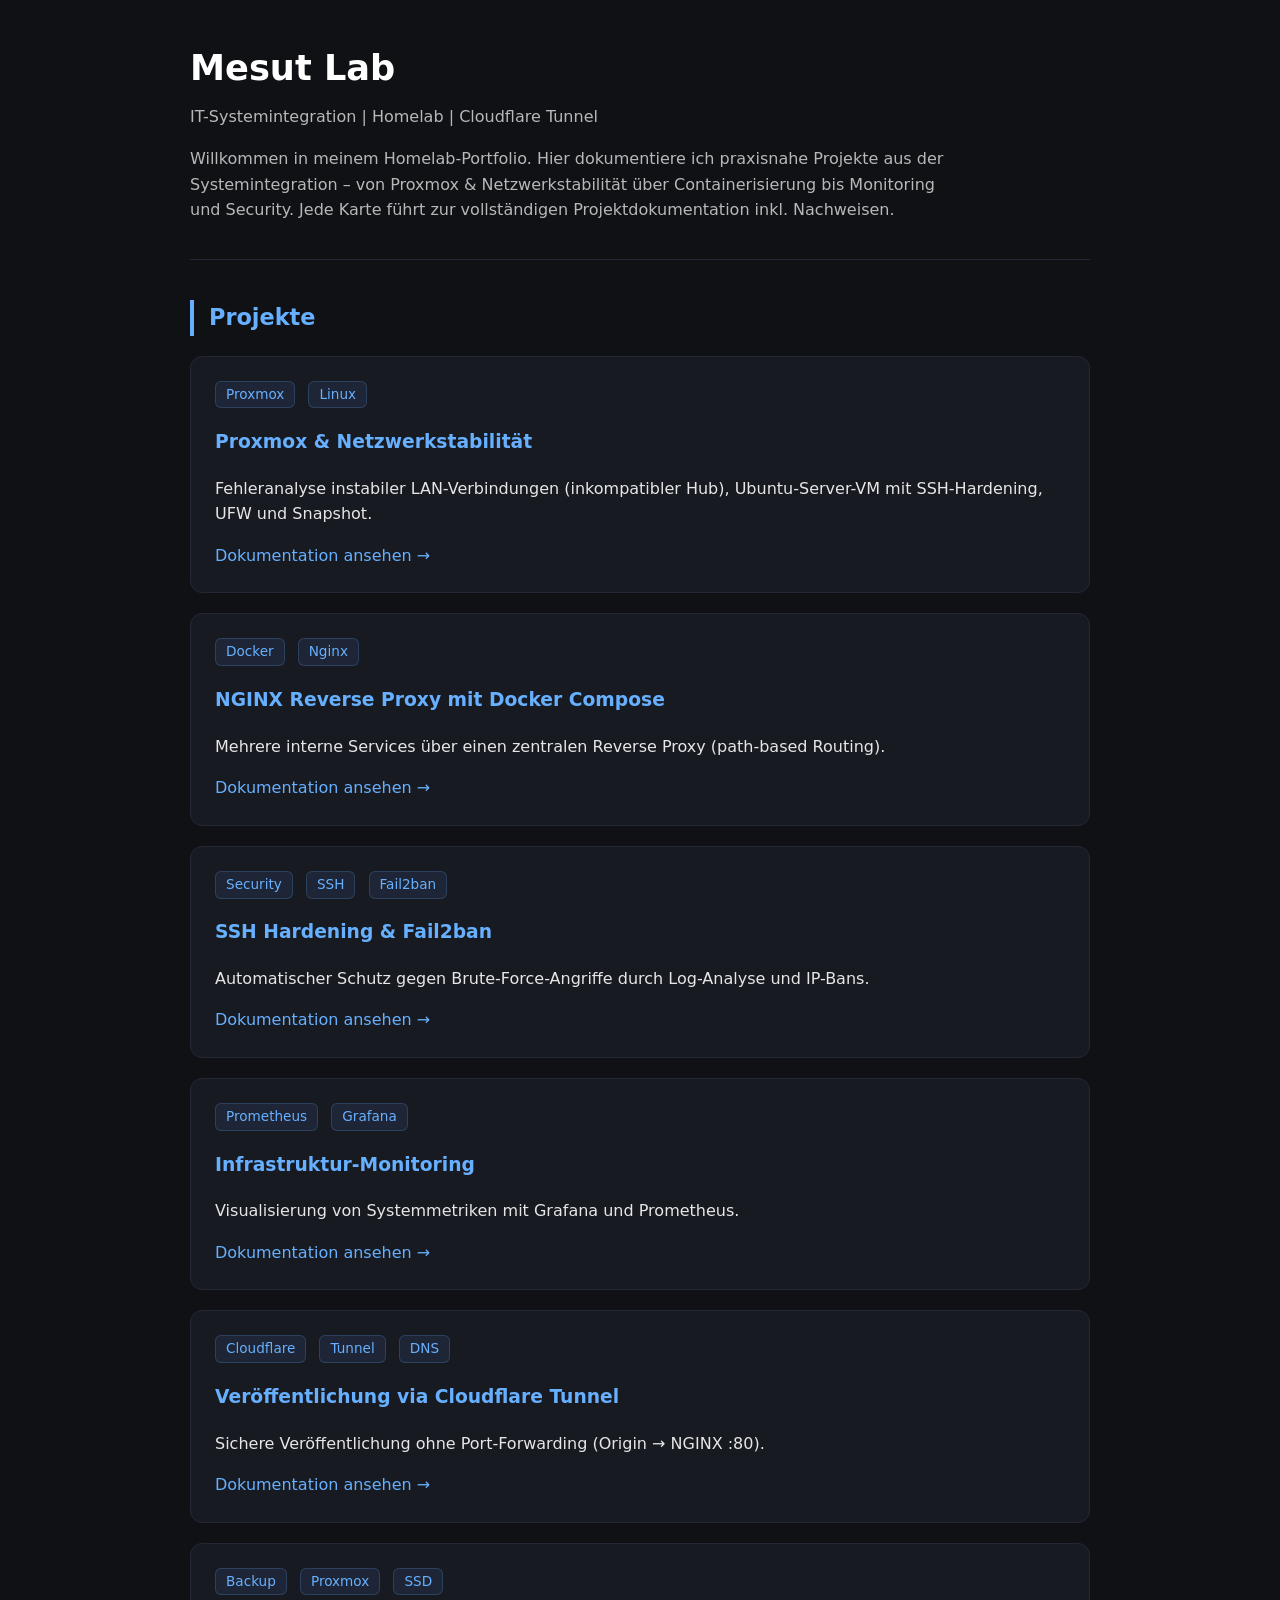
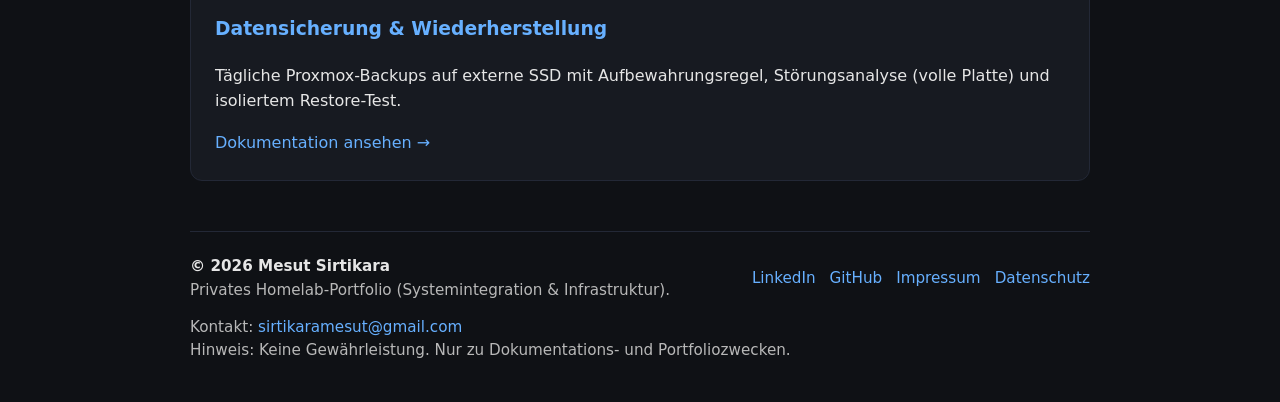
<file: index.html>
<!DOCTYPE html>
<html lang="de">
<head>
    <meta charset="UTF-8">
    <meta name="viewport" content="width=device-width, initial-scale=1.0">
    <title>Mesut Lab</title>
    <link rel="stylesheet" href="assets/css/style.css">
  <meta property="og:type" content="website">
  <meta property="og:title" content="Mesut Lab – Homelab Portfolio">
  <meta property="og:description" content="Systemintegration, Proxmox, Docker, Reverse Proxy, Monitoring, Cloudflare Tunnel – dokumentierte Homelab-Projekte.">
  <meta property="og:url" content="https://mesutslab.dev/">
  <meta property="og:image" content="https://mesutslab.dev/assets/img/og/mesutlab-og.png">
  <meta property="og:image:width" content="1200">
  <meta property="og:image:height" content="630">

  <meta name="twitter:card" content="summary_large_image">
  <meta name="twitter:title" content="Mesut Lab – Homelab Portfolio">
  <meta name="twitter:description" content="Systemintegration, Proxmox, Docker, Reverse Proxy, Monitoring, Cloudflare Tunnel – dokumentierte Homelab-Projekte.">
  <meta name="twitter:image" content="https://mesutslab.dev/assets/img/og/mesutlab-og.png">
</head>
<body>
    <div class="container">
        <header>
            <h1>Mesut Lab</h1>
            <p class="subtitle">IT-Systemintegration | Homelab | Cloudflare Tunnel</p>
<p class="subtitle" style="max-width:780px;">Willkommen in meinem Homelab-Portfolio. Hier dokumentiere ich praxisnahe Projekte aus der Systemintegration – von Proxmox & Netzwerkstabilität über Containerisierung bis Monitoring und Security. Jede Karte führt zur vollständigen Projektdokumentation inkl. Nachweisen.</p>
</header>

        <section id="projects">
    <h2>Projekte</h2>

    <div class="project-card">
        <div style="margin-bottom: 12px;">
            <span class="tech-tag">Proxmox</span>
            <span class="tech-tag">Linux</span>
        </div>
        <h3>Proxmox & Netzwerkstabilität</h3>
        <p>Fehleranalyse instabiler LAN-Verbindungen (inkompatibler Hub), Ubuntu-Server-VM mit SSH-Hardening, UFW und Snapshot.</p>
        <a href="/docs/proxmox/">Dokumentation ansehen →</a>
    </div>

    <div class="project-card">
        <div style="margin-bottom: 12px;">
            <span class="tech-tag">Docker</span>
            <span class="tech-tag">Nginx</span>
        </div>
        <h3>NGINX Reverse Proxy mit Docker Compose</h3>
        <p>Mehrere interne Services über einen zentralen Reverse Proxy (path-based Routing).</p>
        <a href="/docs/docker/">Dokumentation ansehen →</a>
    </div>

    <div class="project-card">
        <div style="margin-bottom: 12px;">
            <span class="tech-tag">Security</span>
            <span class="tech-tag">SSH</span>
            <span class="tech-tag">Fail2ban</span>
        </div>
        <h3>SSH Hardening & Fail2ban</h3>
        <p>Automatischer Schutz gegen Brute-Force-Angriffe durch Log-Analyse und IP-Bans.</p>
        <a href="/docs/security/">Dokumentation ansehen →</a>
    </div>

    <div class="project-card">
        <div style="margin-bottom: 12px;">
            <span class="tech-tag">Prometheus</span>
            <span class="tech-tag">Grafana</span>
        </div>
        <h3>Infrastruktur-Monitoring</h3>
        <p>Visualisierung von Systemmetriken mit Grafana und Prometheus.</p>
        <a href="/docs/monitoring/">Dokumentation ansehen →</a>
    </div>
    <div class="project-card">
        <div style="margin-bottom: 12px;">
            <span class="tech-tag">Cloudflare</span>
            <span class="tech-tag">Tunnel</span>
            <span class="tech-tag">DNS</span>
        </div>
        <h3>Veröffentlichung via Cloudflare Tunnel</h3>
        <p>Sichere Veröffentlichung ohne Port-Forwarding (Origin → NGINX :80).</p>
        <a href="/docs/tunnel/">Dokumentation ansehen →</a>
    </div>


    <div class="project-card">
        <div style="margin-bottom: 12px;">
            <span class="tech-tag">Backup</span>
            <span class="tech-tag">Proxmox</span>
            <span class="tech-tag">SSD</span>
        </div>
        <h3>Datensicherung & Wiederherstellung</h3>
        <p>Tägliche Proxmox-Backups auf externe SSD mit Aufbewahrungsregel, Störungsanalyse (volle Platte) und isoliertem Restore-Test.</p>
        <a href="/docs/backup/">Dokumentation ansehen →</a>
    </div>

</section>
<footer style="margin-top:50px; padding-top:22px; border-top:1px solid var(--border-color); color:var(--text-dim); font-size:0.95rem;">
  <div style="display:flex; flex-wrap:wrap; gap:14px; justify-content:space-between; align-items:center;">
    <div>
      <strong style="color:var(--text-main);">© 2026 Mesut Sirtikara</strong><br>
      <span>Privates Homelab-Portfolio (Systemintegration & Infrastruktur).</span>
    </div>

    <div style="display:flex; gap:14px; flex-wrap:wrap;">
      <a href="https://www.linkedin.com/in/mesut-sirtikara-5ab4b0333/" target="_blank" rel="noopener">LinkedIn</a>
      <a href="https://github.com/alpbeta/homelab-portfolio" target="_blank" rel="noopener">GitHub</a>
      <a href="/impressum/">Impressum</a>
      <a href="/datenschutz/">Datenschutz</a>
    </div>
  </div>

  <div style="margin-top:14px; line-height:1.5;">
    <span style="display:block;">Kontakt: <a href="mailto:sirtikaramesut@gmail.com">sirtikaramesut@gmail.com</a></span>
    <span style="display:block;">Hinweis: Keine Gewährleistung. Nur zu Dokumentations- und Portfoliozwecken.</span>
  </div>
</footer>
    </div>
</body>
</html>
</file>
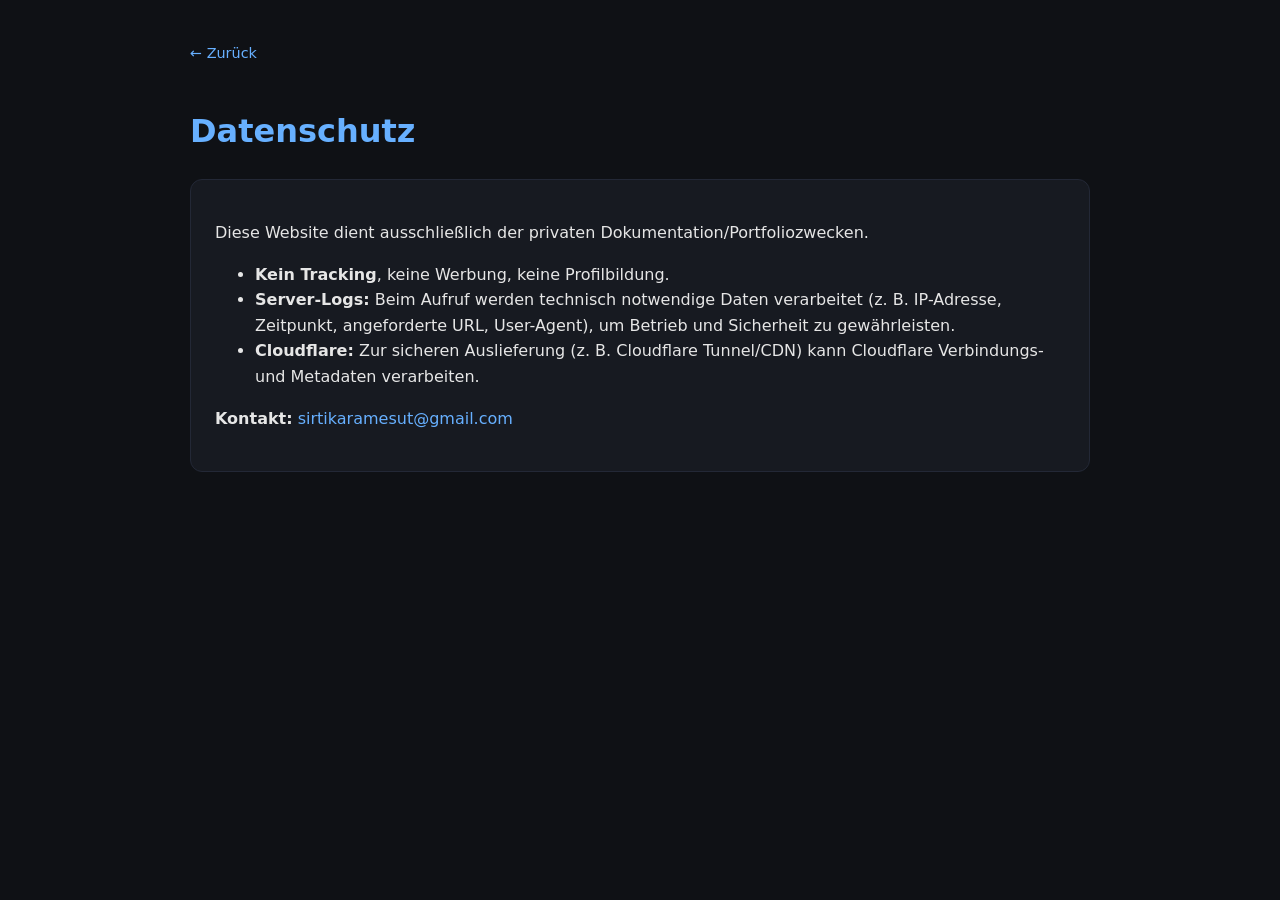
<file: datenschutz/index.html>
<!DOCTYPE html>
<html lang="de">
<head>
  <meta charset="UTF-8" />
  <meta name="viewport" content="width=device-width, initial-scale=1.0" />
  <title>Datenschutz</title>
  <link rel="stylesheet" href="../assets/css/style.css" />
</head>
<body>
  <div class="container">
    <a href="/" class="backlink">← Zurück</a>
    <h1>Datenschutz</h1>

    <div class="project-card">
      <p>Diese Website dient ausschließlich der privaten Dokumentation/Portfoliozwecken.</p>
      <ul>
        <li><strong>Kein Tracking</strong>, keine Werbung, keine Profilbildung.</li>
        <li><strong>Server-Logs:</strong> Beim Aufruf werden technisch notwendige Daten verarbeitet (z. B. IP-Adresse, Zeitpunkt, angeforderte URL, User-Agent), um Betrieb und Sicherheit zu gewährleisten.</li>
        <li><strong>Cloudflare:</strong> Zur sicheren Auslieferung (z. B. Cloudflare Tunnel/CDN) kann Cloudflare Verbindungs- und Metadaten verarbeiten.</li>
      </ul>
      <p><strong>Kontakt:</strong> <a href="mailto:sirtikaramesut@gmail.com">sirtikaramesut@gmail.com</a></p>
    </div>
  </div>
</body>
</html>
</file>
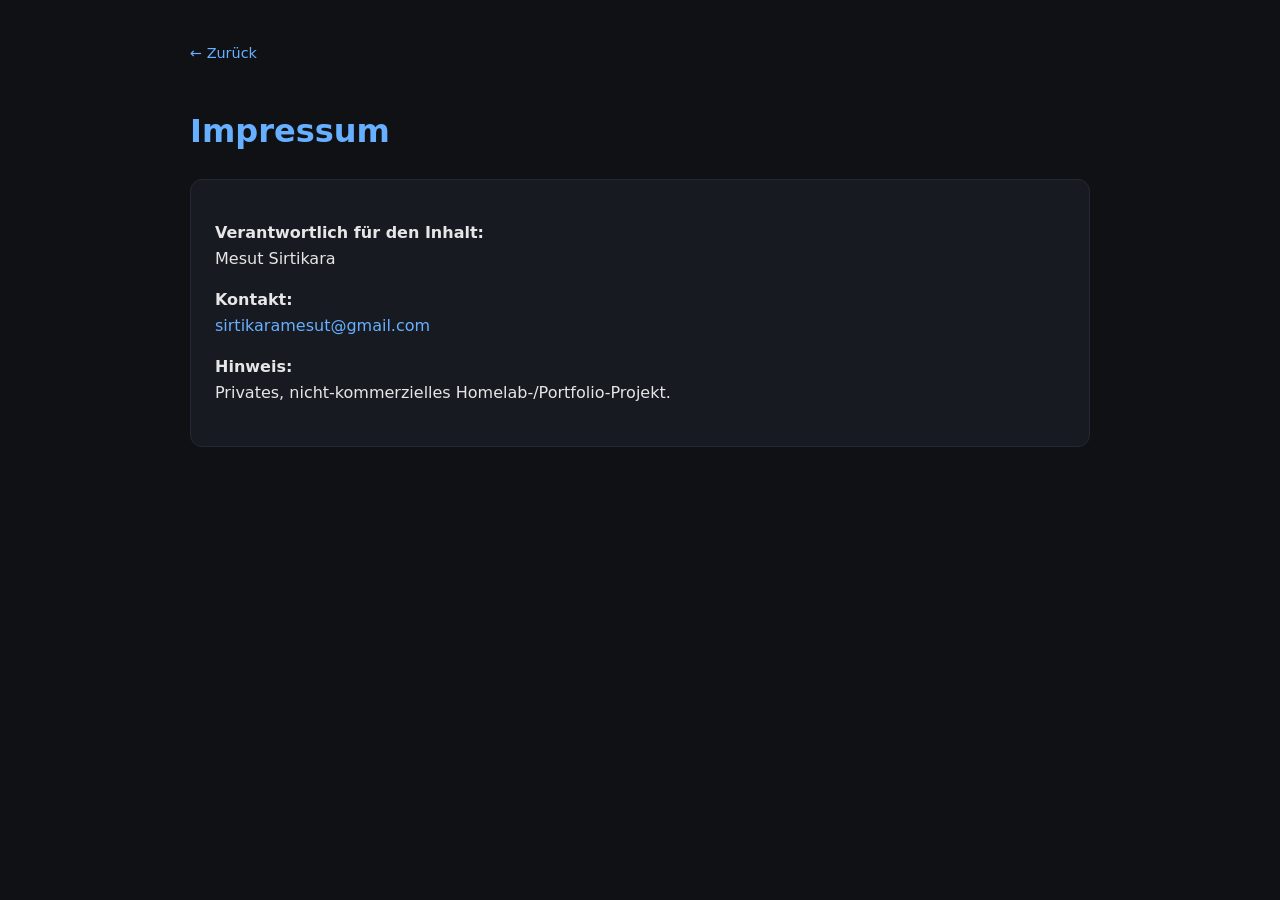
<file: impressum/index.html>
<!DOCTYPE html>
<html lang="de">
<head>
  <meta charset="UTF-8" />
  <meta name="viewport" content="width=device-width, initial-scale=1.0" />
  <title>Impressum</title>
  <link rel="stylesheet" href="../assets/css/style.css" />
</head>
<body>
  <div class="container">
    <a href="/" class="backlink">← Zurück</a>
    <h1>Impressum</h1>

    <div class="project-card">
      <p><strong>Verantwortlich für den Inhalt:</strong><br>Mesut Sirtikara</p>
      <p><strong>Kontakt:</strong><br><a href="mailto:sirtikaramesut@gmail.com">sirtikaramesut@gmail.com</a></p>
      <p><strong>Hinweis:</strong><br>Privates, nicht-kommerzielles Homelab-/Portfolio-Projekt.</p>
    </div>
  </div>
</body>
</html>
</file>
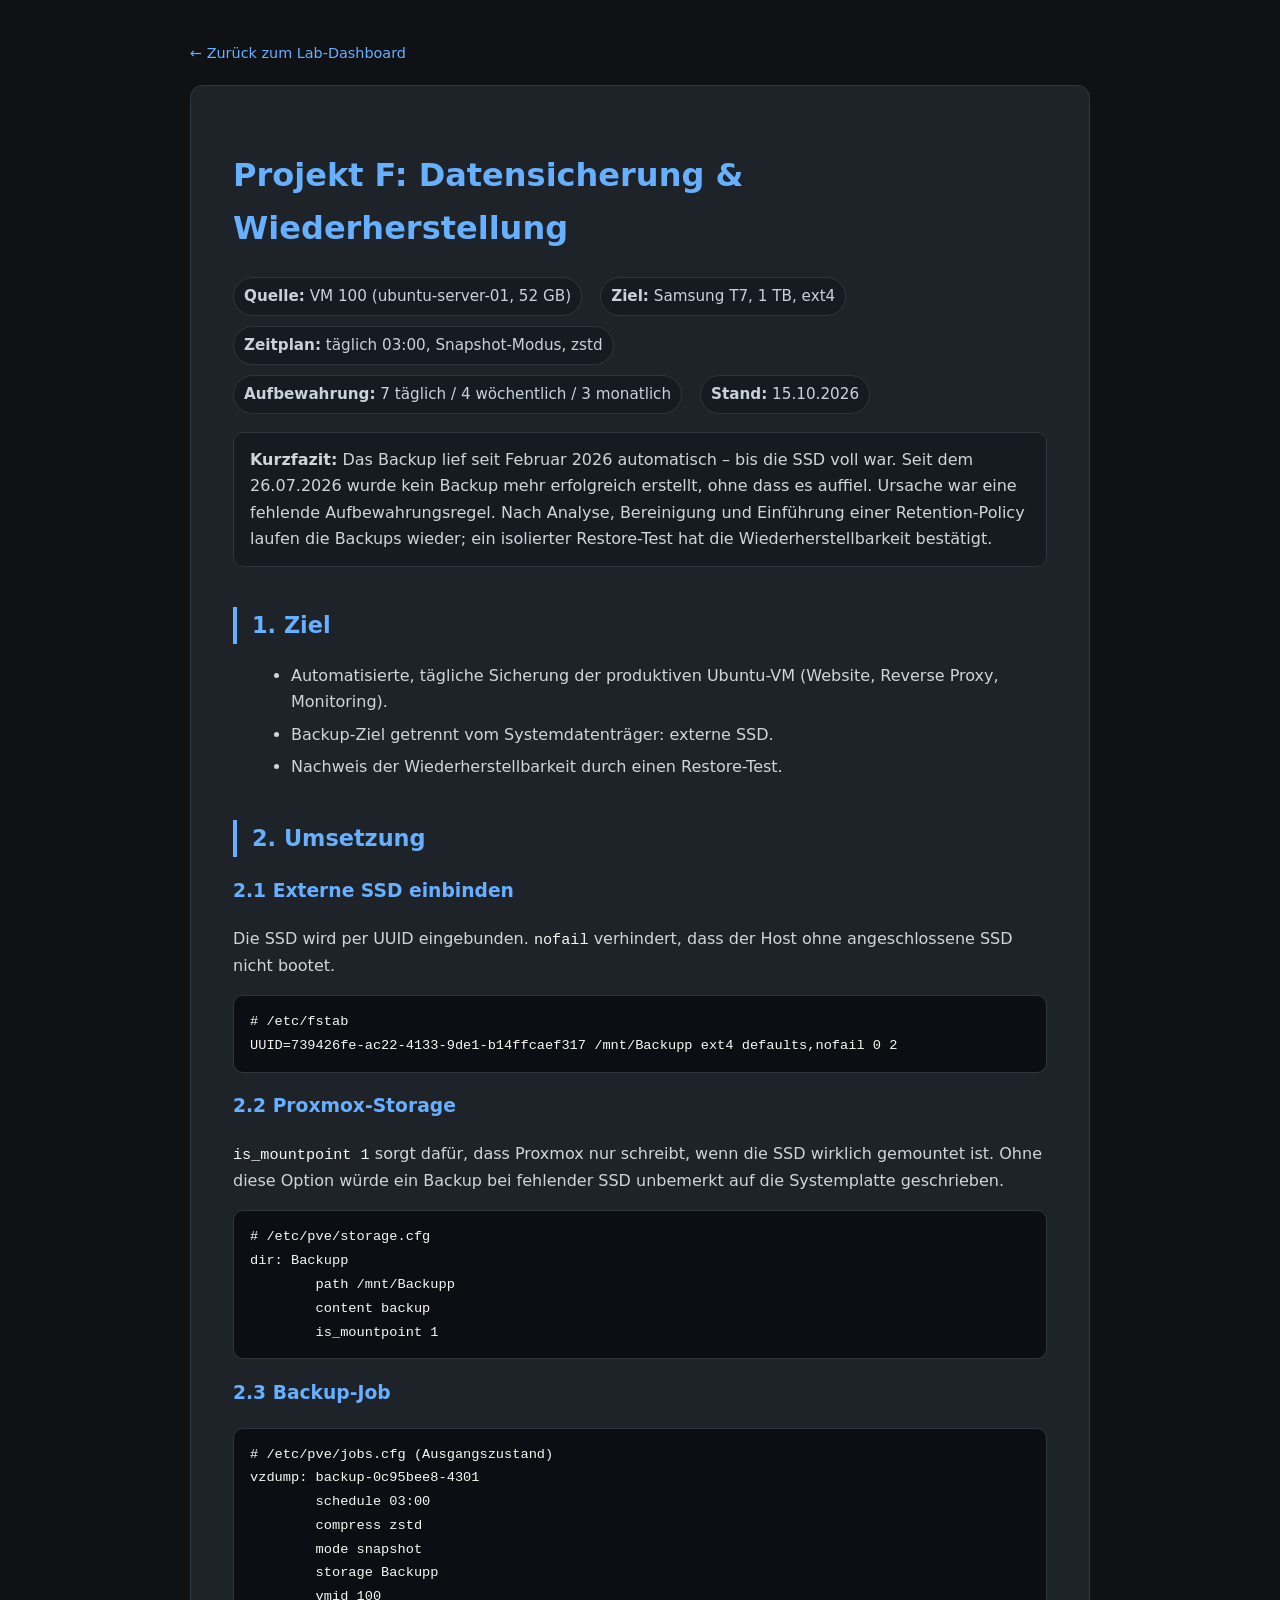
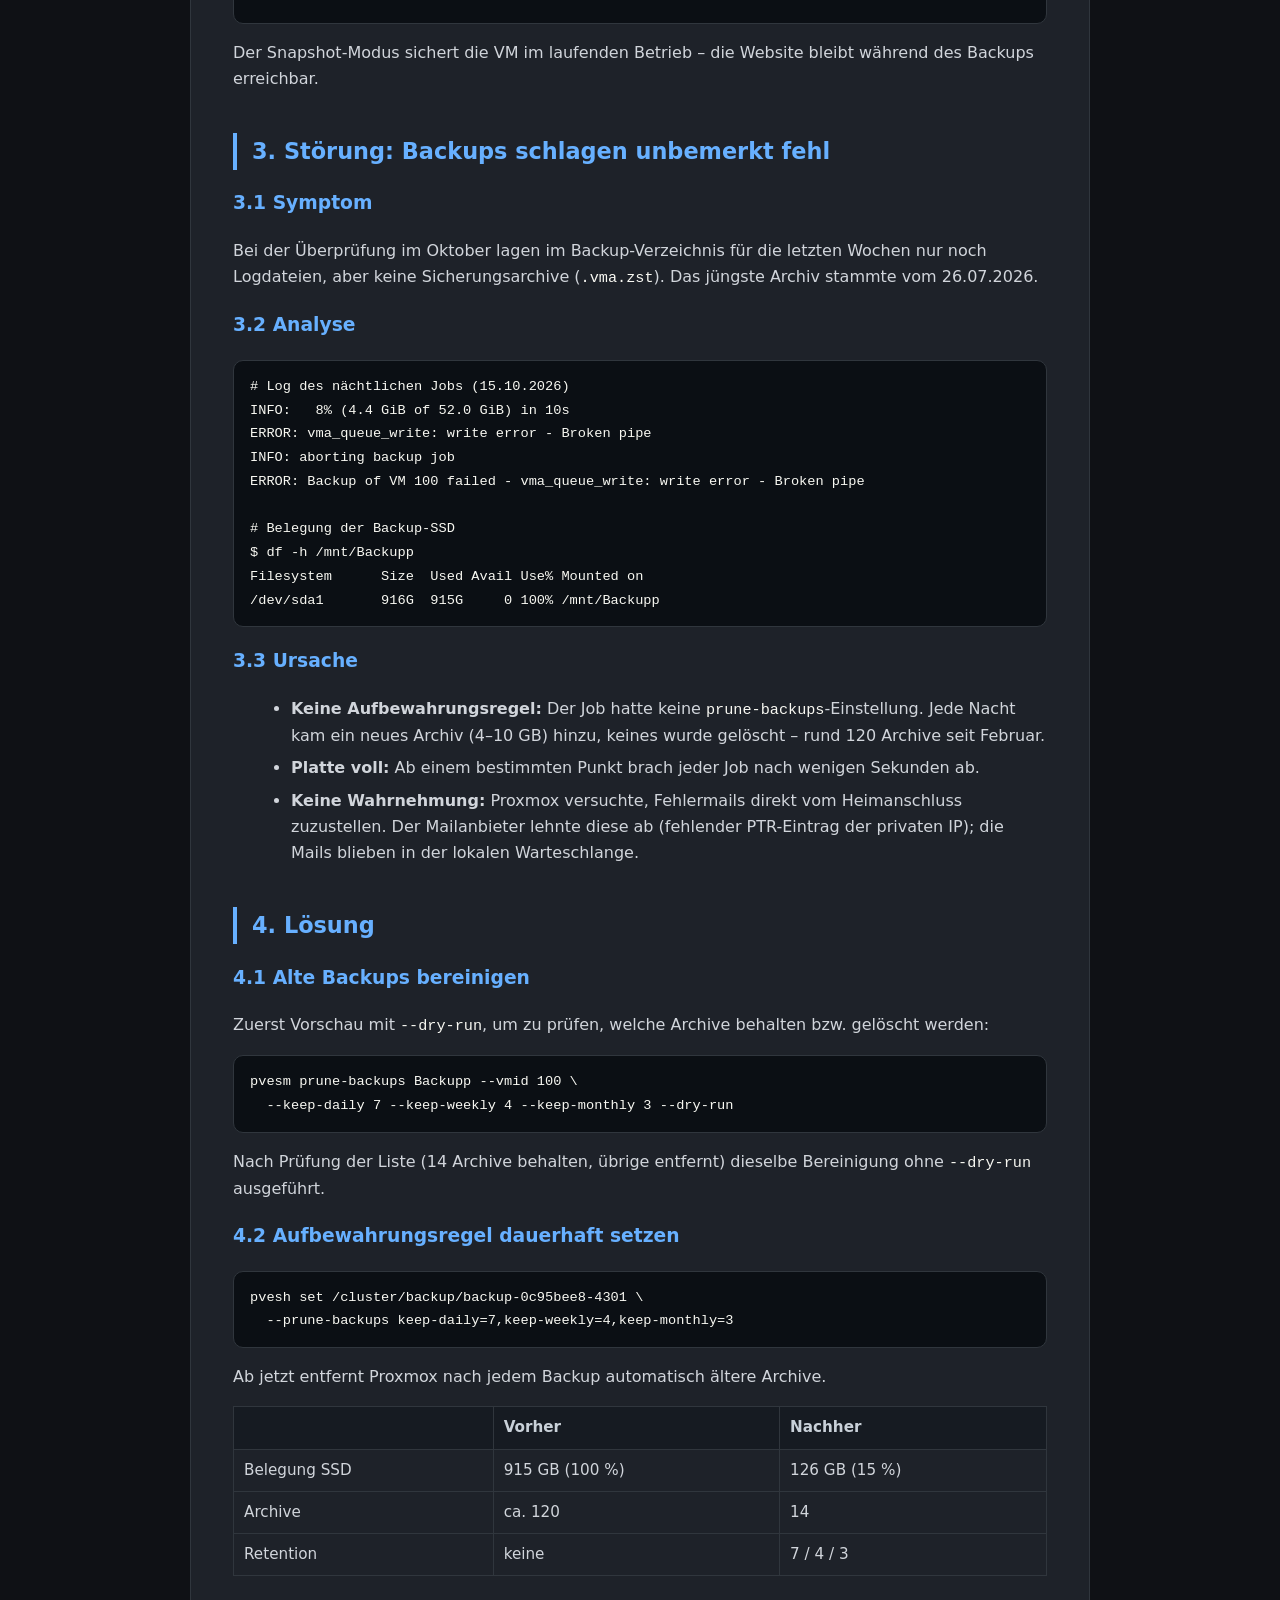
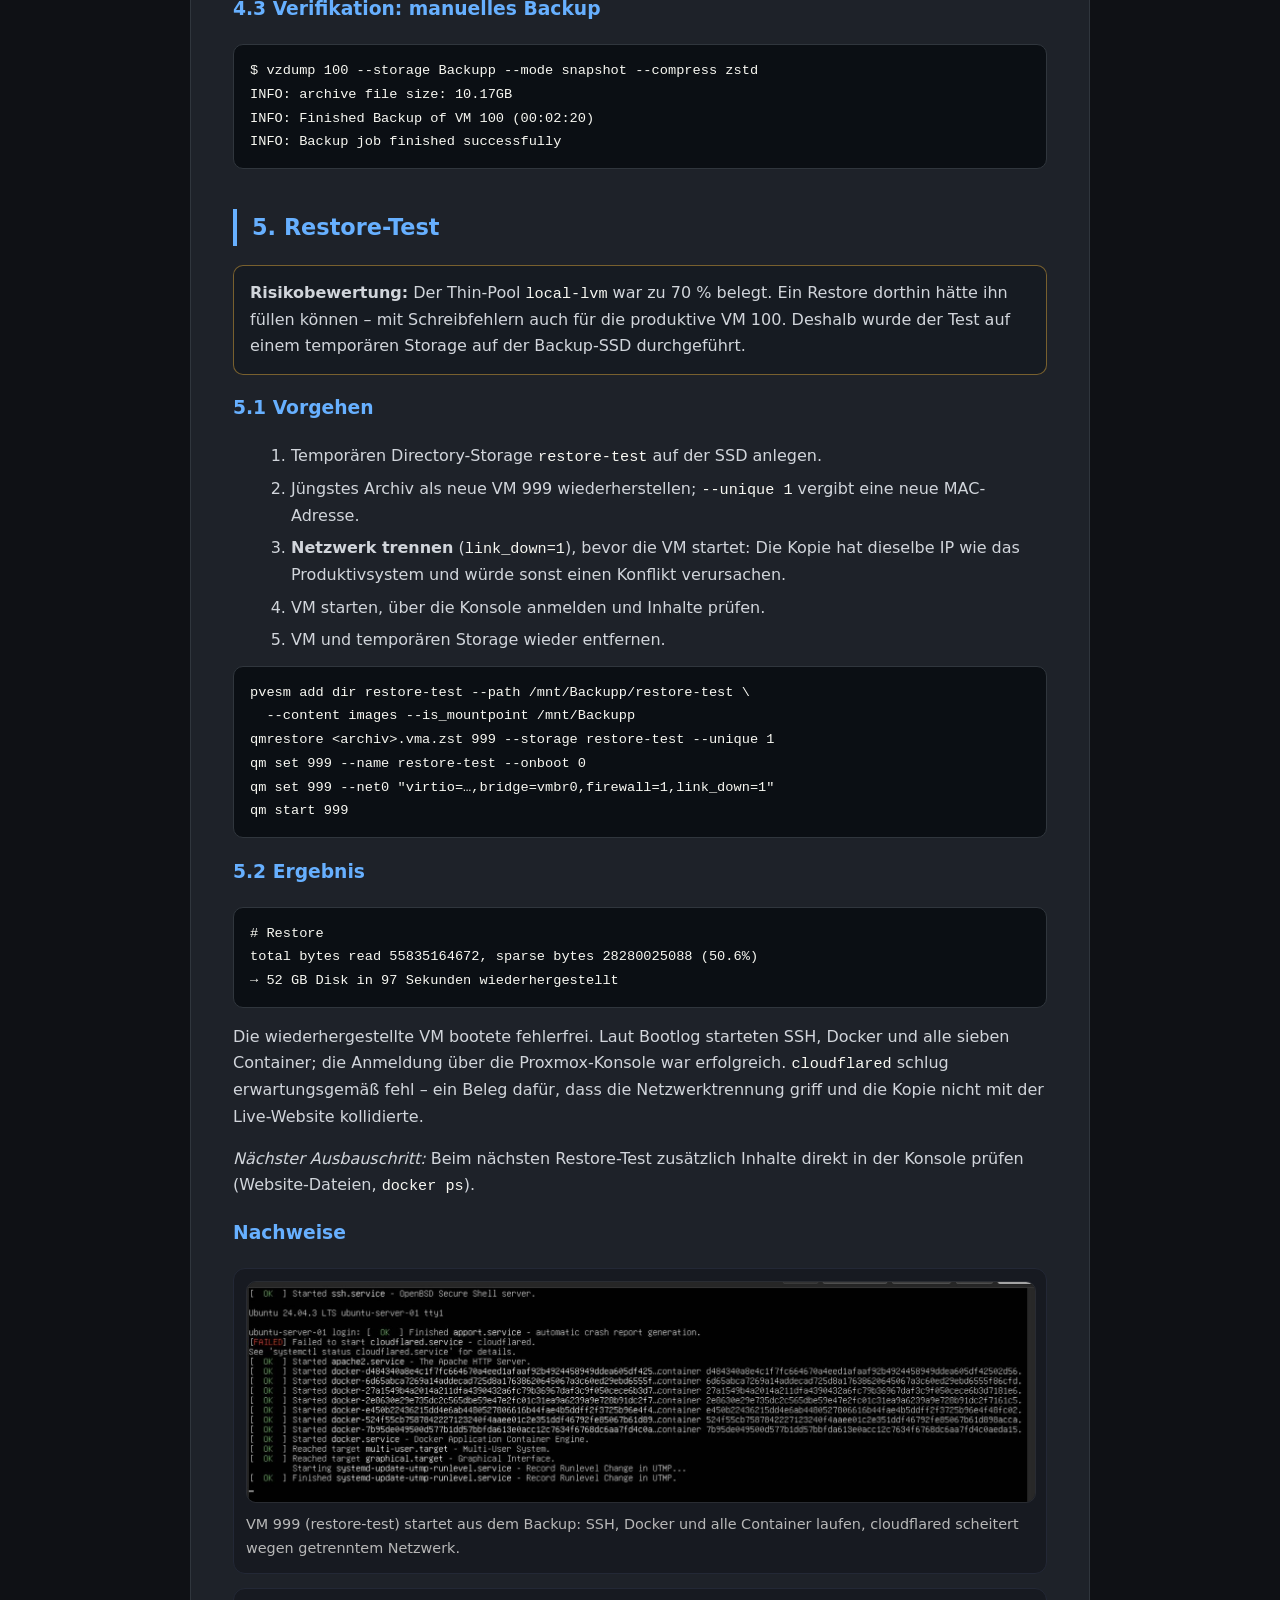
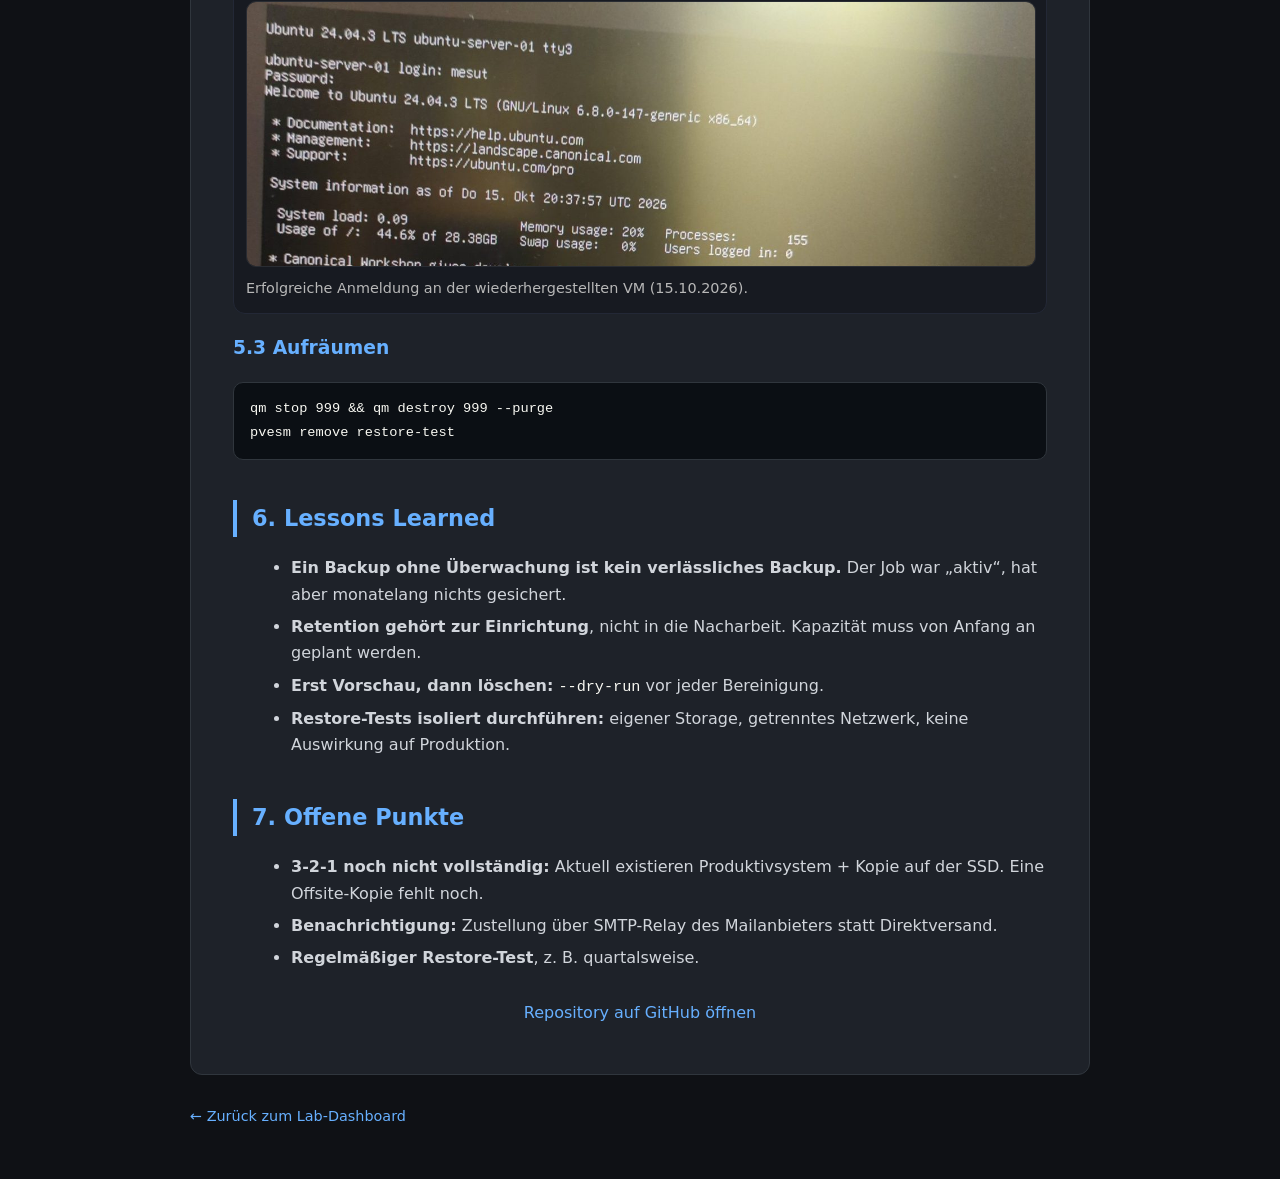
<file: docs/backup/index.html>
<!DOCTYPE html>
<html lang="de">
<head>
  <meta charset="UTF-8" />
  <meta name="viewport" content="width=device-width, initial-scale=1.0" />
  <title>Dokumentation – Datensicherung & Wiederherstellung</title>
  <link rel="stylesheet" href="../../assets/css/style.css" />
  <style>
    .doc{background:#1e2229;padding:42px;border-radius:12px;line-height:1.65;color:#d1d5db;border:1px solid #30363d}
    .doc h1,.doc h2,.doc h3,.doc h4{color:var(--accent-blue)!important}
    .meta{display:flex;flex-wrap:wrap;gap:10px 18px;margin:10px 0 18px;color:#c9d1d9;font-size:.95em}
    .meta span{background:#161b22;border:1px solid #30363d;border-radius:999px;padding:6px 10px}
    .callout{background:#161b22;border:1px solid #30363d;border-radius:10px;padding:14px 16px;margin:14px 0 18px}
    .callout.warn{border-color:rgba(240,180,60,.45)}
    ul,ol{margin:10px 0 0 18px}
    li{margin:6px 0}
    pre{background:#0b0f14;border:1px solid #30363d;border-radius:10px;padding:14px 16px;overflow-x:auto;margin:12px 0}
    code{font-family:ui-monospace,SFMono-Regular,Menlo,Consolas,monospace;font-size:.95em}
    table{width:100%;border-collapse:collapse;margin:12px 0;font-size:.95em}
    th,td{border:1px solid #30363d;padding:8px 10px;text-align:left;vertical-align:top}
    th{background:#161b22;color:#c9d1d9}
    .links{margin-top:22px;text-align:center}
    .links a{display:inline-block;margin:6px 10px}
    @media (max-width: 600px){.doc{padding:22px}}
  </style>
</head>
<body>
  <div class="container">
    <a href="/" class="backlink">← Zurück zum Lab-Dashboard</a>

    <div class="doc">
      <h1>Projekt F: Datensicherung & Wiederherstellung</h1>

      <div class="meta">
        <span><strong>Quelle:</strong> VM 100 (ubuntu-server-01, 52 GB)</span>
        <span><strong>Ziel:</strong> Samsung T7, 1 TB, ext4</span>
        <span><strong>Zeitplan:</strong> täglich 03:00, Snapshot-Modus, zstd</span>
        <span><strong>Aufbewahrung:</strong> 7 täglich / 4 wöchentlich / 3 monatlich</span>
        <span><strong>Stand:</strong> 15.10.2026</span>
      </div>

      <div class="callout">
        <strong>Kurzfazit:</strong> Das Backup lief seit Februar 2026 automatisch – bis die SSD voll war.
        Seit dem 26.07.2026 wurde kein Backup mehr erfolgreich erstellt, ohne dass es auffiel.
        Ursache war eine fehlende Aufbewahrungsregel. Nach Analyse, Bereinigung und Einführung einer
        Retention-Policy laufen die Backups wieder; ein isolierter Restore-Test hat die Wiederherstellbarkeit bestätigt.
      </div>

      <h2>1. Ziel</h2>
      <ul>
        <li>Automatisierte, tägliche Sicherung der produktiven Ubuntu-VM (Website, Reverse Proxy, Monitoring).</li>
        <li>Backup-Ziel getrennt vom Systemdatenträger: externe SSD.</li>
        <li>Nachweis der Wiederherstellbarkeit durch einen Restore-Test.</li>
      </ul>

      <h2>2. Umsetzung</h2>

      <h3>2.1 Externe SSD einbinden</h3>
      <p>Die SSD wird per UUID eingebunden. <code>nofail</code> verhindert, dass der Host ohne angeschlossene SSD nicht bootet.</p>
      <pre><code># /etc/fstab
UUID=739426fe-ac22-4133-9de1-b14ffcaef317 /mnt/Backupp ext4 defaults,nofail 0 2</code></pre>

      <h3>2.2 Proxmox-Storage</h3>
      <p><code>is_mountpoint 1</code> sorgt dafür, dass Proxmox nur schreibt, wenn die SSD wirklich gemountet ist.
        Ohne diese Option würde ein Backup bei fehlender SSD unbemerkt auf die Systemplatte geschrieben.</p>
      <pre><code># /etc/pve/storage.cfg
dir: Backupp
        path /mnt/Backupp
        content backup
        is_mountpoint 1</code></pre>

      <h3>2.3 Backup-Job</h3>
      <pre><code># /etc/pve/jobs.cfg (Ausgangszustand)
vzdump: backup-0c95bee8-4301
        schedule 03:00
        compress zstd
        mode snapshot
        storage Backupp
        vmid 100</code></pre>
      <p>Der Snapshot-Modus sichert die VM im laufenden Betrieb – die Website bleibt während des Backups erreichbar.</p>

      <h2>3. Störung: Backups schlagen unbemerkt fehl</h2>

      <h3>3.1 Symptom</h3>
      <p>Bei der Überprüfung im Oktober lagen im Backup-Verzeichnis für die letzten Wochen nur noch Logdateien,
        aber keine Sicherungsarchive (<code>.vma.zst</code>). Das jüngste Archiv stammte vom 26.07.2026.</p>

      <h3>3.2 Analyse</h3>
      <pre><code># Log des nächtlichen Jobs (15.10.2026)
INFO:   8% (4.4 GiB of 52.0 GiB) in 10s
ERROR: vma_queue_write: write error - Broken pipe
INFO: aborting backup job
ERROR: Backup of VM 100 failed - vma_queue_write: write error - Broken pipe

# Belegung der Backup-SSD
$ df -h /mnt/Backupp
Filesystem      Size  Used Avail Use% Mounted on
/dev/sda1       916G  915G     0 100% /mnt/Backupp</code></pre>

      <h3>3.3 Ursache</h3>
      <ul>
        <li><strong>Keine Aufbewahrungsregel:</strong> Der Job hatte keine <code>prune-backups</code>-Einstellung.
          Jede Nacht kam ein neues Archiv (4–10 GB) hinzu, keines wurde gelöscht – rund 120 Archive seit Februar.</li>
        <li><strong>Platte voll:</strong> Ab einem bestimmten Punkt brach jeder Job nach wenigen Sekunden ab.</li>
        <li><strong>Keine Wahrnehmung:</strong> Proxmox versuchte, Fehlermails direkt vom Heimanschluss zuzustellen.
          Der Mailanbieter lehnte diese ab (fehlender PTR-Eintrag der privaten IP); die Mails blieben in der lokalen Warteschlange.</li>
      </ul>

      <h2>4. Lösung</h2>

      <h3>4.1 Alte Backups bereinigen</h3>
      <p>Zuerst Vorschau mit <code>--dry-run</code>, um zu prüfen, welche Archive behalten bzw. gelöscht werden:</p>
      <pre><code>pvesm prune-backups Backupp --vmid 100 \
  --keep-daily 7 --keep-weekly 4 --keep-monthly 3 --dry-run</code></pre>
      <p>Nach Prüfung der Liste (14 Archive behalten, übrige entfernt) dieselbe Bereinigung ohne <code>--dry-run</code> ausgeführt.</p>

      <h3>4.2 Aufbewahrungsregel dauerhaft setzen</h3>
      <pre><code>pvesh set /cluster/backup/backup-0c95bee8-4301 \
  --prune-backups keep-daily=7,keep-weekly=4,keep-monthly=3</code></pre>
      <p>Ab jetzt entfernt Proxmox nach jedem Backup automatisch ältere Archive.</p>

      <table>
        <tr><th></th><th>Vorher</th><th>Nachher</th></tr>
        <tr><td>Belegung SSD</td><td>915 GB (100 %)</td><td>126 GB (15 %)</td></tr>
        <tr><td>Archive</td><td>ca. 120</td><td>14</td></tr>
        <tr><td>Retention</td><td>keine</td><td>7 / 4 / 3</td></tr>
      </table>

      <h3>4.3 Verifikation: manuelles Backup</h3>
      <pre><code>$ vzdump 100 --storage Backupp --mode snapshot --compress zstd
INFO: archive file size: 10.17GB
INFO: Finished Backup of VM 100 (00:02:20)
INFO: Backup job finished successfully</code></pre>

      <h2>5. Restore-Test</h2>

      <div class="callout warn">
        <strong>Risikobewertung:</strong> Der Thin-Pool <code>local-lvm</code> war zu 70 % belegt. Ein Restore dorthin hätte ihn
        füllen können – mit Schreibfehlern auch für die produktive VM 100. Deshalb wurde der Test auf einem
        temporären Storage auf der Backup-SSD durchgeführt.
      </div>

      <h3>5.1 Vorgehen</h3>
      <ol>
        <li>Temporären Directory-Storage <code>restore-test</code> auf der SSD anlegen.</li>
        <li>Jüngstes Archiv als neue VM 999 wiederherstellen; <code>--unique 1</code> vergibt eine neue MAC-Adresse.</li>
        <li><strong>Netzwerk trennen</strong> (<code>link_down=1</code>), bevor die VM startet: Die Kopie hat dieselbe IP wie
          das Produktivsystem und würde sonst einen Konflikt verursachen.</li>
        <li>VM starten, über die Konsole anmelden und Inhalte prüfen.</li>
        <li>VM und temporären Storage wieder entfernen.</li>
      </ol>
      <pre><code>pvesm add dir restore-test --path /mnt/Backupp/restore-test \
  --content images --is_mountpoint /mnt/Backupp
qmrestore &lt;archiv&gt;.vma.zst 999 --storage restore-test --unique 1
qm set 999 --name restore-test --onboot 0
qm set 999 --net0 "virtio=…,bridge=vmbr0,firewall=1,link_down=1"
qm start 999</code></pre>

      <h3>5.2 Ergebnis</h3>
      <pre><code># Restore
total bytes read 55835164672, sparse bytes 28280025088 (50.6%)
→ 52 GB Disk in 97 Sekunden wiederhergestellt</code></pre>
      <p>Die wiederhergestellte VM bootete fehlerfrei. Laut Bootlog starteten SSH, Docker und alle sieben Container;
        die Anmeldung über die Proxmox-Konsole war erfolgreich. <code>cloudflared</code> schlug erwartungsgemäß fehl –
        ein Beleg dafür, dass die Netzwerktrennung griff und die Kopie nicht mit der Live-Website kollidierte.</p>
      <p><em>Nächster Ausbauschritt:</em> Beim nächsten Restore-Test zusätzlich Inhalte direkt in der Konsole prüfen
        (Website-Dateien, <code>docker ps</code>).</p>

      <h3>Nachweise</h3>
      <div class="imgwrap" style="margin:14px 0">
        <img src="/assets/img/projects/backup/restore-boot.jpg" alt="Bootvorgang der wiederhergestellten VM 999 in der Proxmox-Konsole" loading="lazy" />
        <div class="caption">VM 999 (restore-test) startet aus dem Backup: SSH, Docker und alle Container laufen, cloudflared scheitert wegen getrenntem Netzwerk.</div>
      </div>
      <div class="imgwrap" style="margin:14px 0">
        <img src="/assets/img/projects/backup/restore-login.jpg" alt="Anmeldung an der wiederhergestellten VM" loading="lazy" />
        <div class="caption">Erfolgreiche Anmeldung an der wiederhergestellten VM (15.10.2026).</div>
      </div>

      <h3>5.3 Aufräumen</h3>
      <pre><code>qm stop 999 &amp;&amp; qm destroy 999 --purge
pvesm remove restore-test</code></pre>

      <h2>6. Lessons Learned</h2>
      <ul>
        <li><strong>Ein Backup ohne Überwachung ist kein verlässliches Backup.</strong> Der Job war „aktiv“, hat aber monatelang nichts gesichert.</li>
        <li><strong>Retention gehört zur Einrichtung</strong>, nicht in die Nacharbeit. Kapazität muss von Anfang an geplant werden.</li>
        <li><strong>Erst Vorschau, dann löschen:</strong> <code>--dry-run</code> vor jeder Bereinigung.</li>
        <li><strong>Restore-Tests isoliert durchführen:</strong> eigener Storage, getrenntes Netzwerk, keine Auswirkung auf Produktion.</li>
      </ul>

      <h2>7. Offene Punkte</h2>
      <ul>
        <li><strong>3-2-1 noch nicht vollständig:</strong> Aktuell existieren Produktivsystem + Kopie auf der SSD. Eine Offsite-Kopie fehlt noch.</li>
        <li><strong>Benachrichtigung:</strong> Zustellung über SMTP-Relay des Mailanbieters statt Direktversand.</li>
        <li><strong>Regelmäßiger Restore-Test</strong>, z. B. quartalsweise.</li>
      </ul>

      <div class="links">
        <a href="https://github.com/alpbeta/homelab-portfolio" target="_blank" rel="noopener">Repository auf GitHub öffnen</a>
      </div>
    </div>

    <div style="margin-top:28px;">
      <a href="/" class="backlink">← Zurück zum Lab-Dashboard</a>
    </div>
  </div>
</body>
</html>
</file>
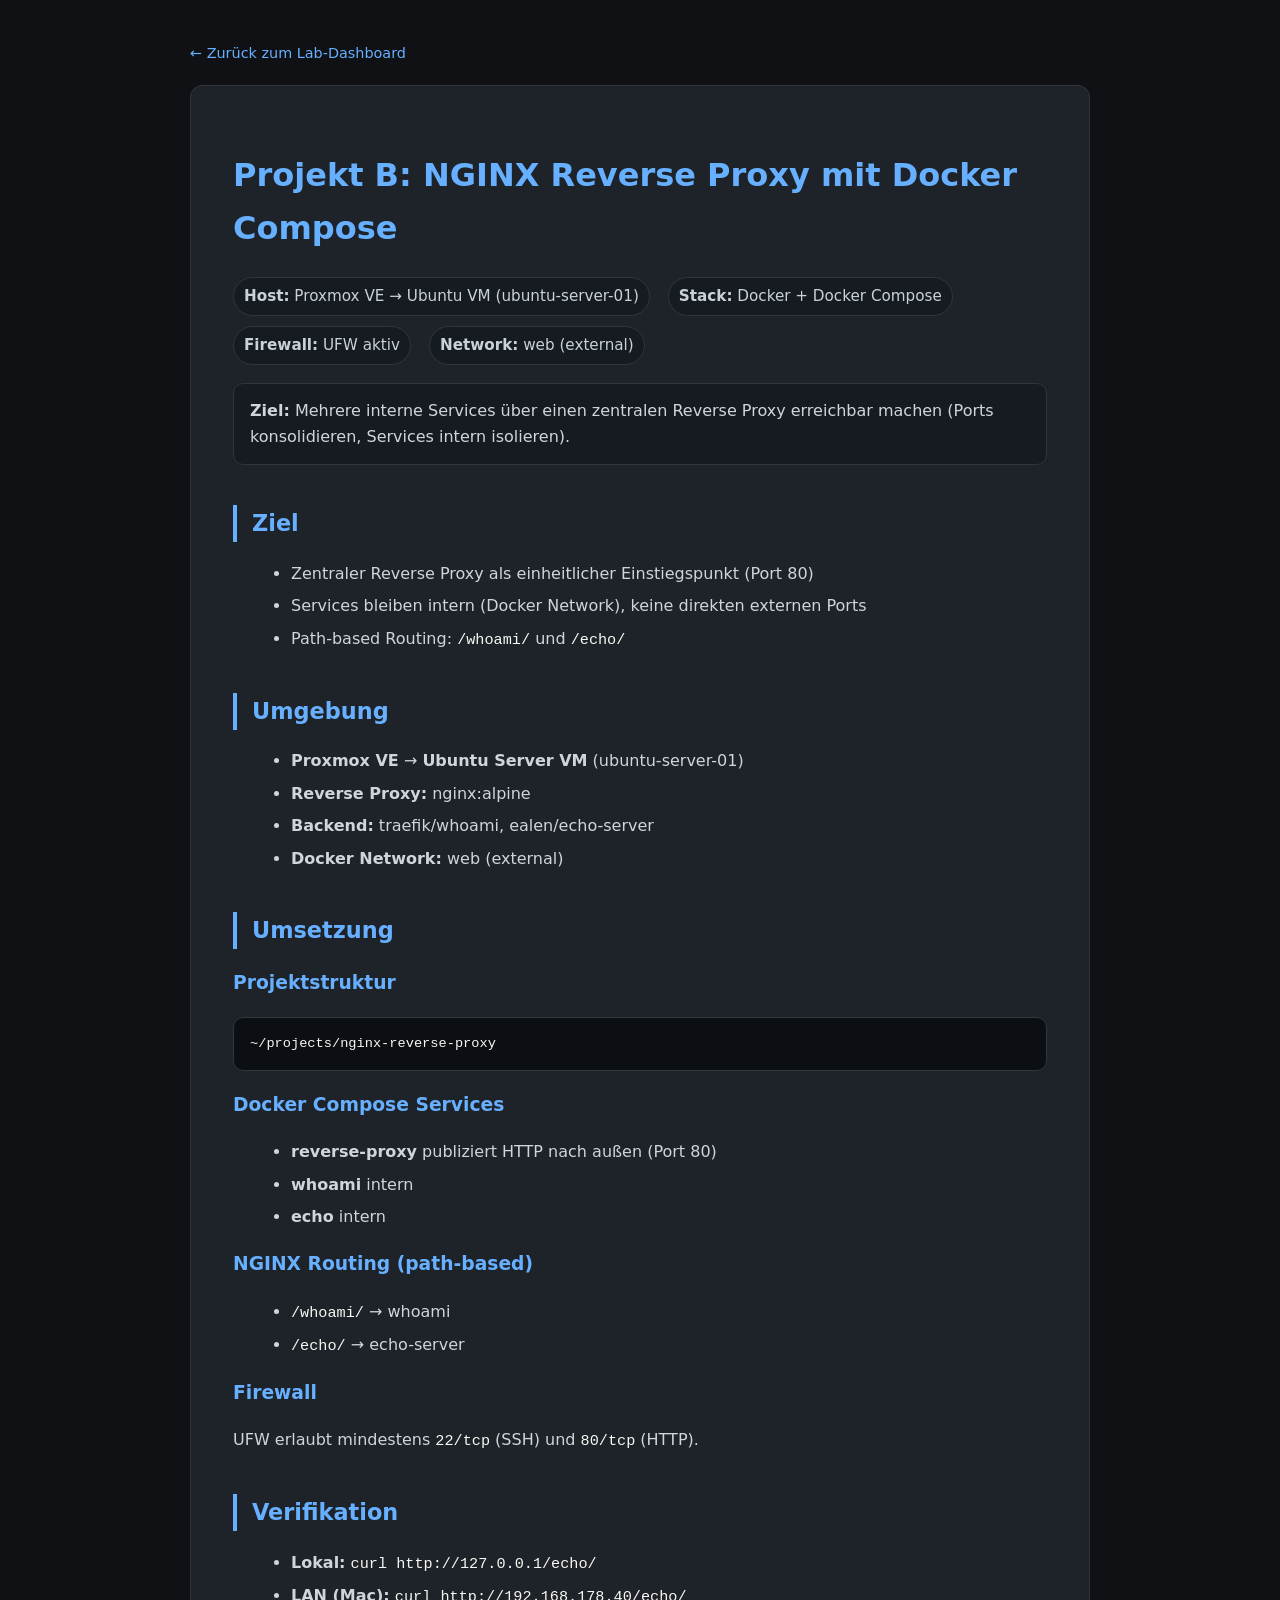
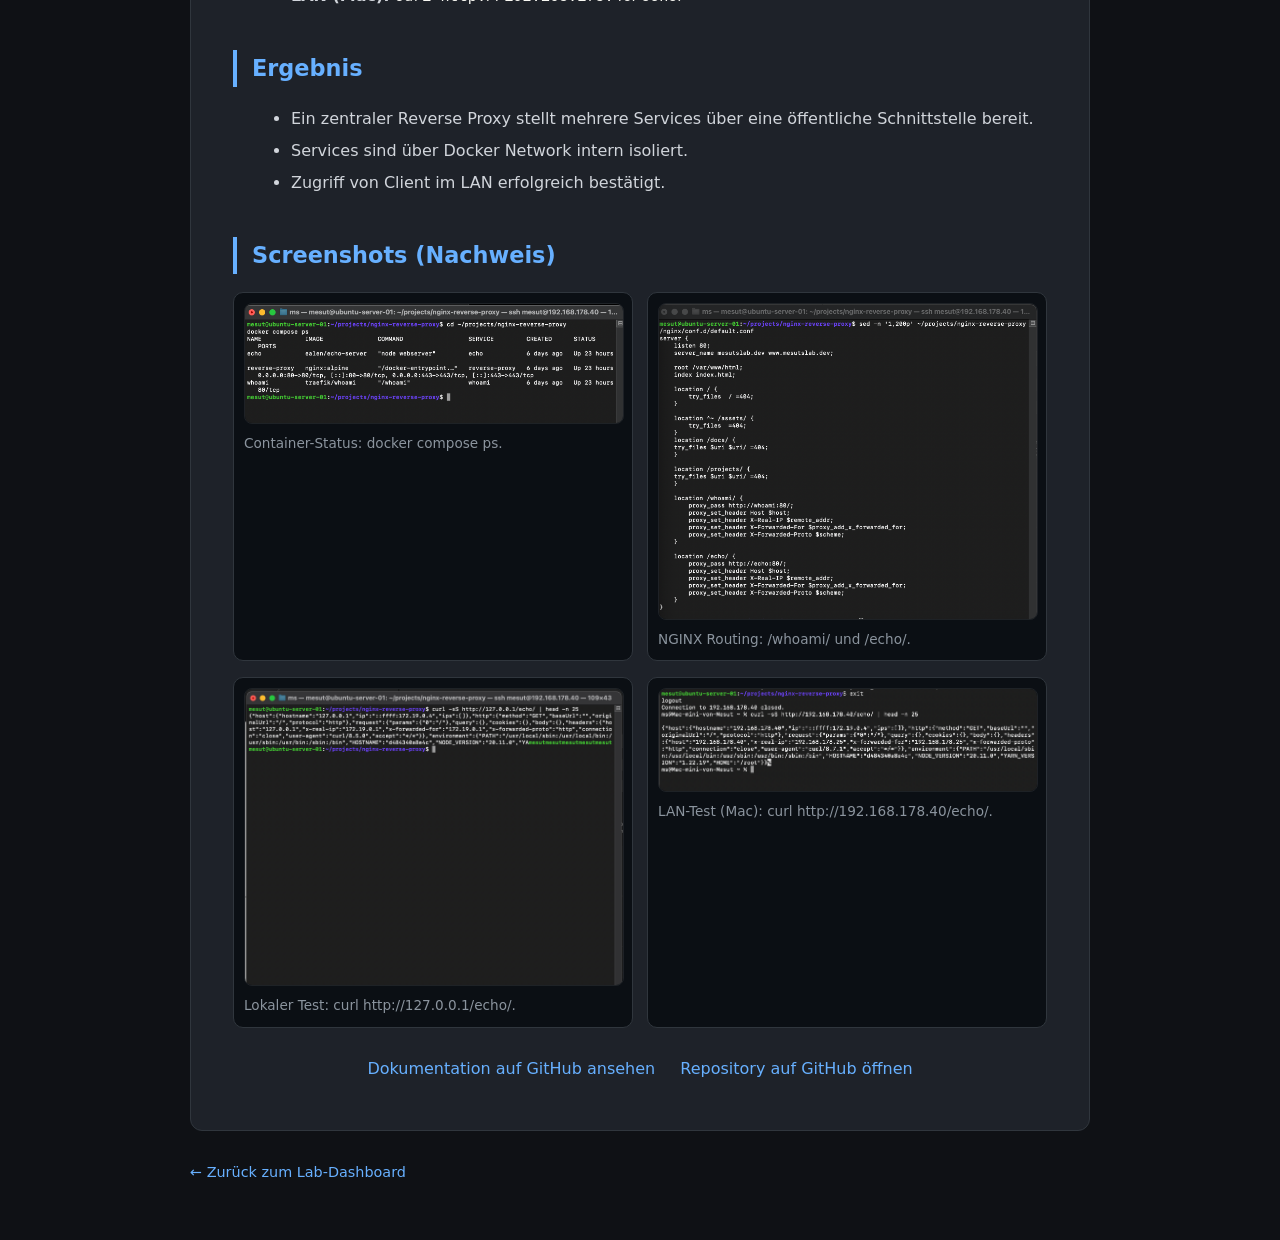
<file: docs/docker/index.html>
<!DOCTYPE html>
<html lang="de">
<head>
  <meta charset="UTF-8" />
  <meta name="viewport" content="width=device-width, initial-scale=1.0"/>
  <title>Dokumentation – NGINX Reverse Proxy (Docker Compose)</title>
  <link rel="stylesheet" href="../../assets/css/style.css">
  <style>
    .doc{background:#1e2229;padding:42px;border-radius:12px;line-height:1.65;color:#d1d5db;border:1px solid #30363d}
    .doc h1,.doc h2,.doc h3,.doc h4{color:var(--accent-blue)!important}
    .meta{display:flex;flex-wrap:wrap;gap:10px 18px;margin:10px 0 18px;color:#c9d1d9;font-size:.95em}
    .meta span{background:#161b22;border:1px solid #30363d;border-radius:999px;padding:6px 10px}
    .callout{background:#161b22;border:1px solid #30363d;border-radius:10px;padding:14px 16px;margin:14px 0 18px}
    ul{margin:10px 0 0 18px}
    li{margin:6px 0}
    pre{background:#0b0f14;border:1px solid #30363d;border-radius:10px;padding:14px 16px;overflow-x:auto;margin:12px 0}
    code{font-family:ui-monospace,SFMono-Regular,Menlo,Consolas,monospace;font-size:.95em}
    .grid-2{display:grid;grid-template-columns:1fr 1fr;gap:14px;margin:16px 0}
    @media (max-width: 820px){.grid-2{grid-template-columns:1fr}}
    .imgwrap{background:#0b0f14;border:1px solid #30363d;border-radius:10px;padding:10px}
    .imgwrap img{width:100%;border-radius:8px}
    .caption{font-size:.85em;color:#8b949e;margin-top:8px}
    .links{margin-top:22px;text-align:center}
    .links a{display:inline-block;margin:6px 10px}
  </style>
</head>
<body>
  <div class="container">
    <a href="../../index.html" class="backlink">← Zurück zum Lab-Dashboard</a>

    <div class="doc">
      <h1>Projekt B: NGINX Reverse Proxy mit Docker Compose</h1>

      <div class="meta">
        <span><strong>Host:</strong> Proxmox VE → Ubuntu VM (ubuntu-server-01)</span>
        <span><strong>Stack:</strong> Docker + Docker Compose</span>
        <span><strong>Firewall:</strong> UFW aktiv</span>
        <span><strong>Network:</strong> web (external)</span>
      </div>

      <div class="callout">
        <strong>Ziel:</strong> Mehrere interne Services über einen zentralen Reverse Proxy erreichbar machen (Ports konsolidieren, Services intern isolieren).
      </div>

      <h2>Ziel</h2>
      <ul>
        <li>Zentraler Reverse Proxy als einheitlicher Einstiegspunkt (Port 80)</li>
        <li>Services bleiben intern (Docker Network), keine direkten externen Ports</li>
        <li>Path-based Routing: <code>/whoami/</code> und <code>/echo/</code></li>
      </ul>

      <h2>Umgebung</h2>
      <ul>
        <li><strong>Proxmox VE</strong> → <strong>Ubuntu Server VM</strong> (ubuntu-server-01)</li>
        <li><strong>Reverse Proxy:</strong> nginx:alpine</li>
        <li><strong>Backend:</strong> traefik/whoami, ealen/echo-server</li>
        <li><strong>Docker Network:</strong> web (external)</li>
      </ul>

      <h2>Umsetzung</h2>
      <h3>Projektstruktur</h3>
      <pre><code>~/projects/nginx-reverse-proxy</code></pre>

      <h3>Docker Compose Services</h3>
      <ul>
        <li><strong>reverse-proxy</strong> publiziert HTTP nach außen (Port 80)</li>
        <li><strong>whoami</strong> intern</li>
        <li><strong>echo</strong> intern</li>
      </ul>

      <h3>NGINX Routing (path-based)</h3>
      <ul>
        <li><code>/whoami/</code> → whoami</li>
        <li><code>/echo/</code> → echo-server</li>
      </ul>

      <h3>Firewall</h3>
      <p>UFW erlaubt mindestens <code>22/tcp</code> (SSH) und <code>80/tcp</code> (HTTP).</p>

      <h2>Verifikation</h2>
      <ul>
        <li><strong>Lokal:</strong> <code>curl http://127.0.0.1/echo/</code></li>
        <li><strong>LAN (Mac):</strong> <code>curl http://192.168.178.40/echo/</code></li>
      </ul>

      <h2>Ergebnis</h2>
      <ul>
        <li>Ein zentraler Reverse Proxy stellt mehrere Services über eine öffentliche Schnittstelle bereit.</li>
        <li>Services sind über Docker Network intern isoliert.</li>
        <li>Zugriff von Client im LAN erfolgreich bestätigt.</li>
      </ul>

      <h2>Screenshots (Nachweis)</h2>
      <div class="grid-2">
        <div class="imgwrap">
          <img src="/assets/img/projects/docker/docker-compose-ps.png" alt="docker compose ps" />
          <div class="caption">Container-Status: docker compose ps.</div>
        </div>
        <div class="imgwrap">
          <img src="/assets/img/projects/docker/nginx-default-conf.png" alt="NGINX default.conf" />
          <div class="caption">NGINX Routing: /whoami/ und /echo/.</div>
        </div>
      </div>
      <div class="grid-2">
        <div class="imgwrap">
          <img src="/assets/img/projects/docker/curl-echo-local.png" alt="curl echo local" />
          <div class="caption">Lokaler Test: curl http://127.0.0.1/echo/.</div>
        </div>
        <div class="imgwrap">
          <img src="/assets/img/projects/docker/curl-echo-mac.png" alt="curl echo from mac" />
          <div class="caption">LAN-Test (Mac): curl http://192.168.178.40/echo/.</div>
        </div>
      </div>

      <div class="links">
        <a href="https://github.com/alpbeta/homelab-portfolio/blob/main/docs/PROJECT_B_NGINX_REVERSE_PROXY.md">Dokumentation auf GitHub ansehen</a>
        <a href="https://github.com/alpbeta/homelab-portfolio">Repository auf GitHub öffnen</a>
      </div>
    </div>
  <div style="margin-top:28px;">
  <a href="/" class="backlink">← Zurück zum Lab-Dashboard</a>
</div>

</div>
</body>
</html>
</file>
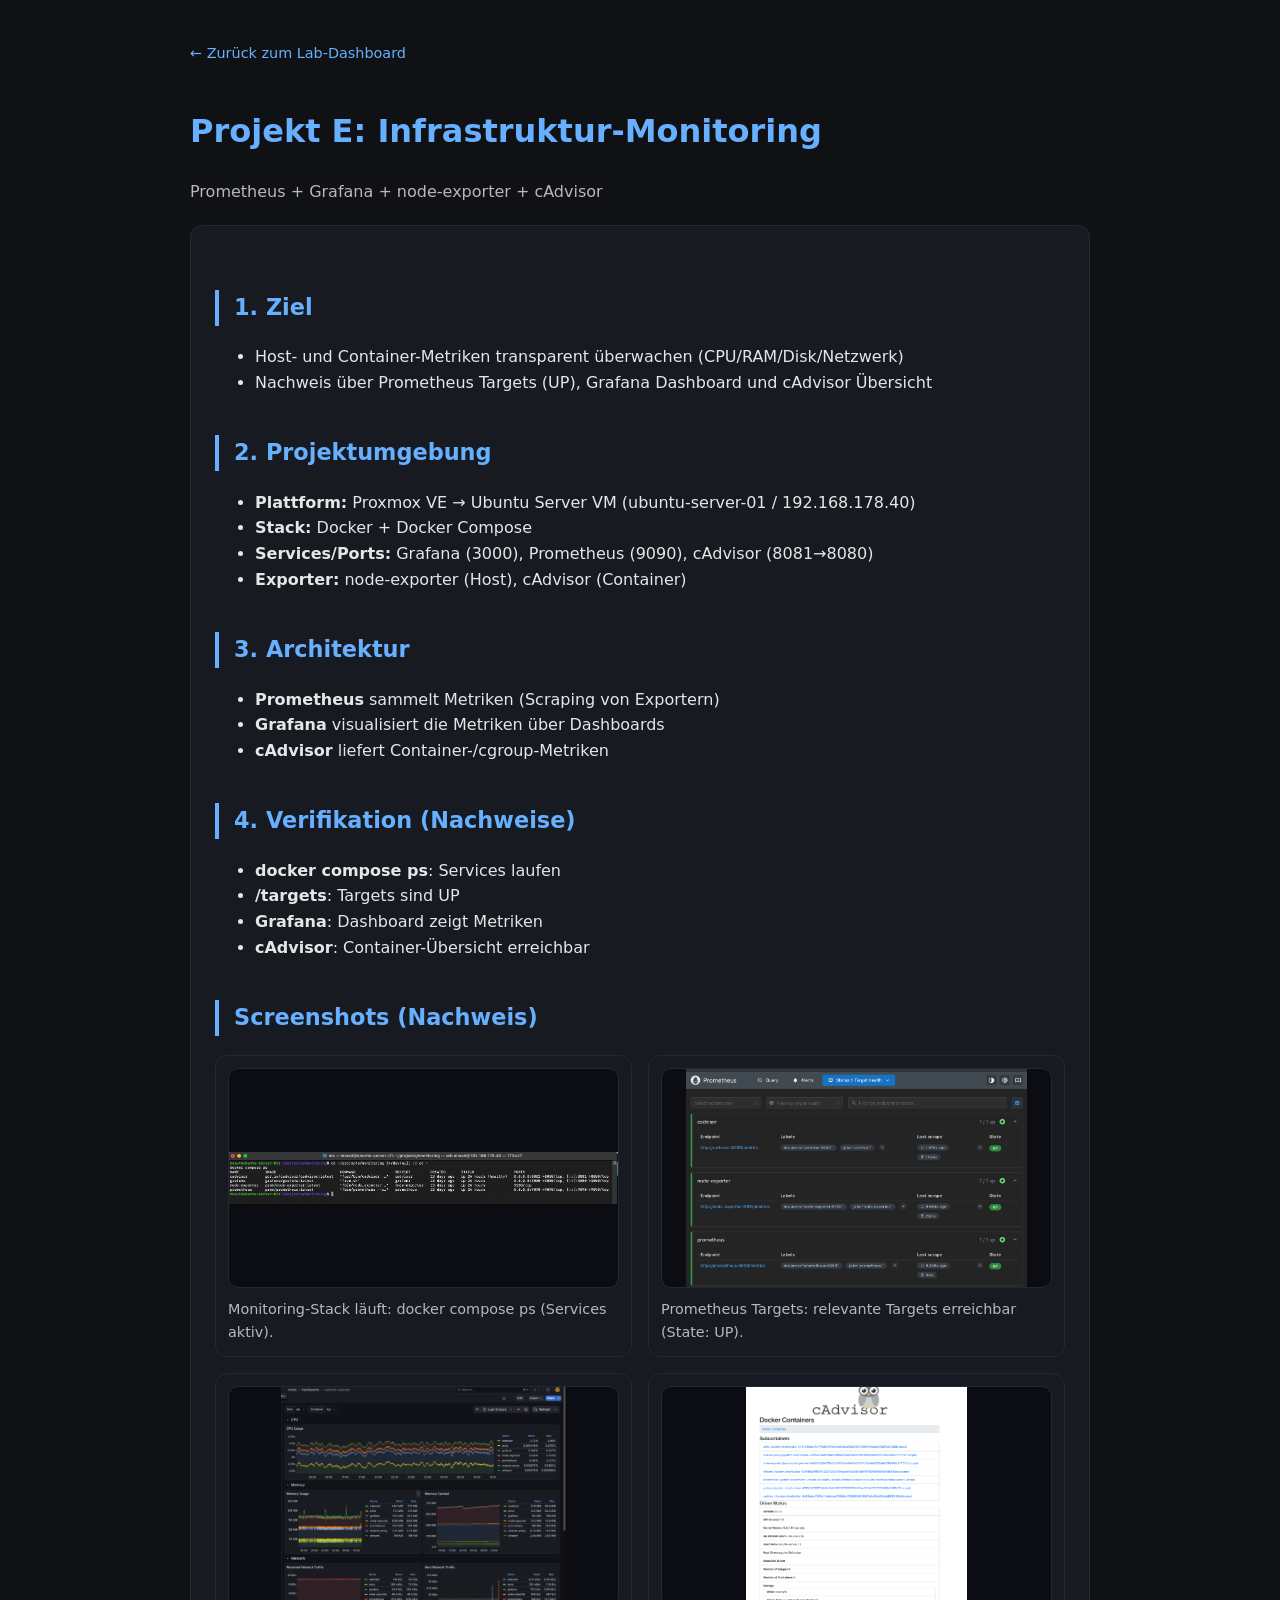
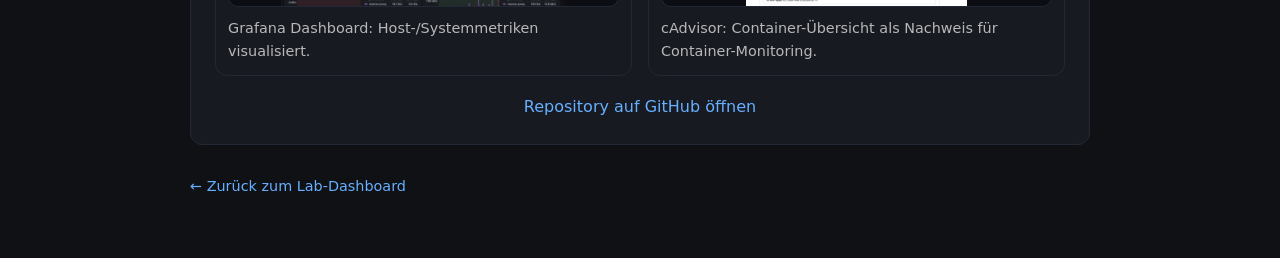
<file: docs/monitoring/index.html>
<!DOCTYPE html>
<html lang="de">
<head>
  <meta charset="UTF-8" />
  <meta name="viewport" content="width=device-width, initial-scale=1.0" />
  <title>Dokumentation – Monitoring (Prometheus & Grafana)</title>
  <link rel="stylesheet" href="../../assets/css/style.css" />

  <style>
    /* Screenshots: gleiches Layout, OHNE Cropping (contain) */
    .sshot-grid{display:grid;grid-template-columns:1fr 1fr;gap:16px;margin:16px 0;}
    @media (max-width:820px){.sshot-grid{grid-template-columns:1fr;}}
    .sshot{background:var(--card-bg);border:1px solid var(--border-color);border-radius:12px;padding:12px;}
    .sshot .frame{
      background:#0b0d12;border:1px solid var(--border-color);border-radius:10px;
      aspect-ratio:16/9;display:flex;align-items:center;justify-content:center;overflow:hidden;
    }
    .sshot img{max-width:100%;max-height:100%;width:auto;height:auto;object-fit:contain;display:block;}
    .sshot .caption{color:var(--text-dim);font-size:0.9rem;margin-top:10px;}
  </style>
</head>

<body>
  <div class="container">
    <a href="/" class="backlink">← Zurück zum Lab-Dashboard</a>

    <h1>Projekt E: Infrastruktur-Monitoring</h1>
    <p class="subtitle">Prometheus + Grafana + node-exporter + cAdvisor</p>

    <div class="project-card">
      <h2>1. Ziel</h2>
      <ul>
        <li>Host- und Container-Metriken transparent überwachen (CPU/RAM/Disk/Netzwerk)</li>
        <li>Nachweis über Prometheus Targets (UP), Grafana Dashboard und cAdvisor Übersicht</li>
      </ul>

      <h2>2. Projektumgebung</h2>
      <ul>
        <li><strong>Plattform:</strong> Proxmox VE → Ubuntu Server VM (ubuntu-server-01 / 192.168.178.40)</li>
        <li><strong>Stack:</strong> Docker + Docker Compose</li>
        <li><strong>Services/Ports:</strong> Grafana (3000), Prometheus (9090), cAdvisor (8081→8080)</li>
        <li><strong>Exporter:</strong> node-exporter (Host), cAdvisor (Container)</li>
      </ul>

      <h2>3. Architektur</h2>
      <ul>
        <li><strong>Prometheus</strong> sammelt Metriken (Scraping von Exportern)</li>
        <li><strong>Grafana</strong> visualisiert die Metriken über Dashboards</li>
        <li><strong>cAdvisor</strong> liefert Container-/cgroup-Metriken</li>
      </ul>

      <h2>4. Verifikation (Nachweise)</h2>
      <ul>
        <li><strong>docker compose ps</strong>: Services laufen</li>
        <li><strong>/targets</strong>: Targets sind UP</li>
        <li><strong>Grafana</strong>: Dashboard zeigt Metriken</li>
        <li><strong>cAdvisor</strong>: Container-Übersicht erreichbar</li>
      </ul>

      <h2>Screenshots (Nachweis)</h2>
      <div class="sshot-grid">
        <div class="sshot">
          <div class="frame">
            <img src="/assets/img/projects/monitoring/monitoring-docker-compose-ps.png" alt="docker compose ps" loading="lazy">
          </div>
          <div class="caption">Monitoring-Stack läuft: docker compose ps (Services aktiv).</div>
        </div>

        <div class="sshot">
          <div class="frame">
            <img src="/assets/img/projects/monitoring/prometheus-targets-up.png" alt="Prometheus Targets UP" loading="lazy">
          </div>
          <div class="caption">Prometheus Targets: relevante Targets erreichbar (State: UP).</div>
        </div>

        <div class="sshot">
          <div class="frame">
            <img src="/assets/img/projects/monitoring/grafana-dashboard-host.png" alt="Grafana Dashboard" loading="lazy">
          </div>
          <div class="caption">Grafana Dashboard: Host-/Systemmetriken visualisiert.</div>
        </div>

        <div class="sshot">
          <div class="frame">
            <img src="/assets/img/projects/monitoring/cadvisor-containers.png" alt="cAdvisor Container Overview" loading="lazy">
          </div>
          <div class="caption">cAdvisor: Container-Übersicht als Nachweis für Container-Monitoring.</div>
        </div>
      </div>

      <div style="margin-top:18px;text-align:center;">
        <a href="https://github.com/alpbeta/homelab-portfolio" target="_blank" rel="noopener">Repository auf GitHub öffnen</a>
      </div>
    </div>
  <div style="margin-top:28px;">
  <a href="/" class="backlink">← Zurück zum Lab-Dashboard</a>
</div>

</div>
</body>
</html>
</file>
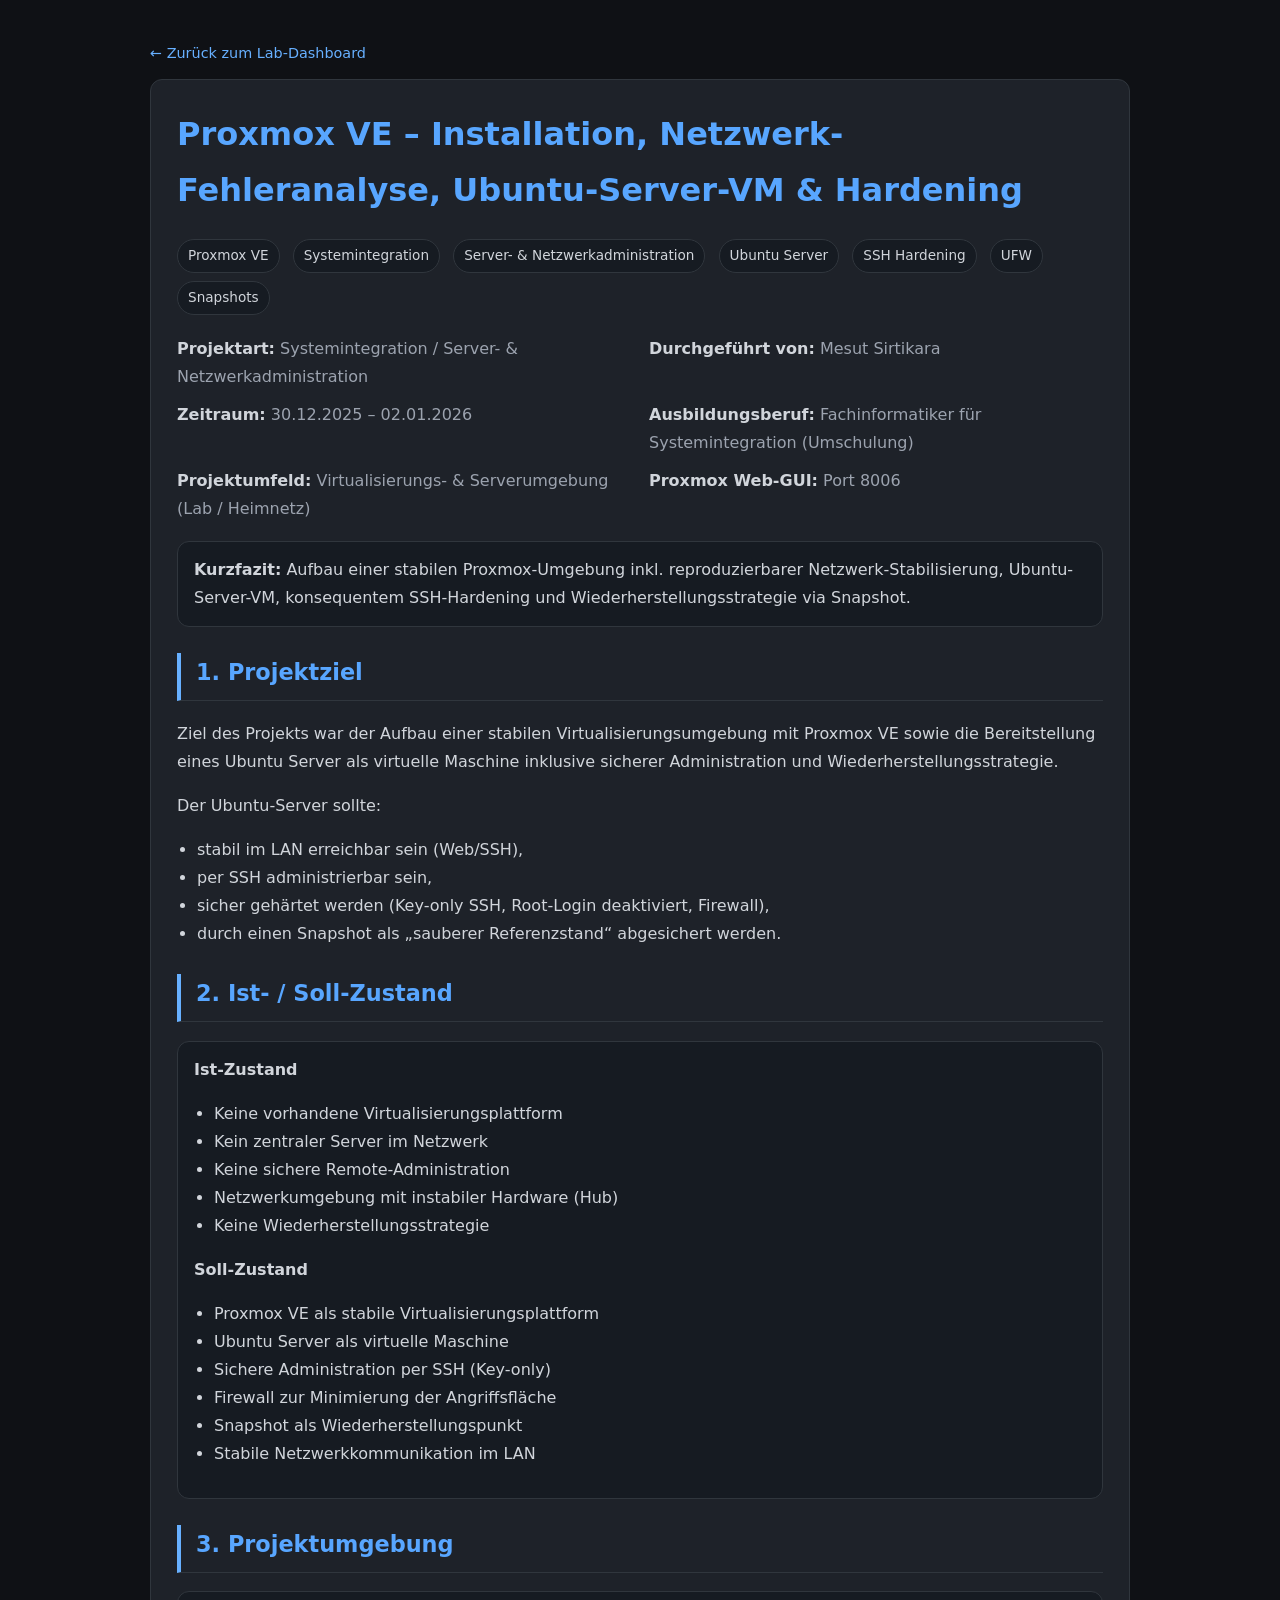
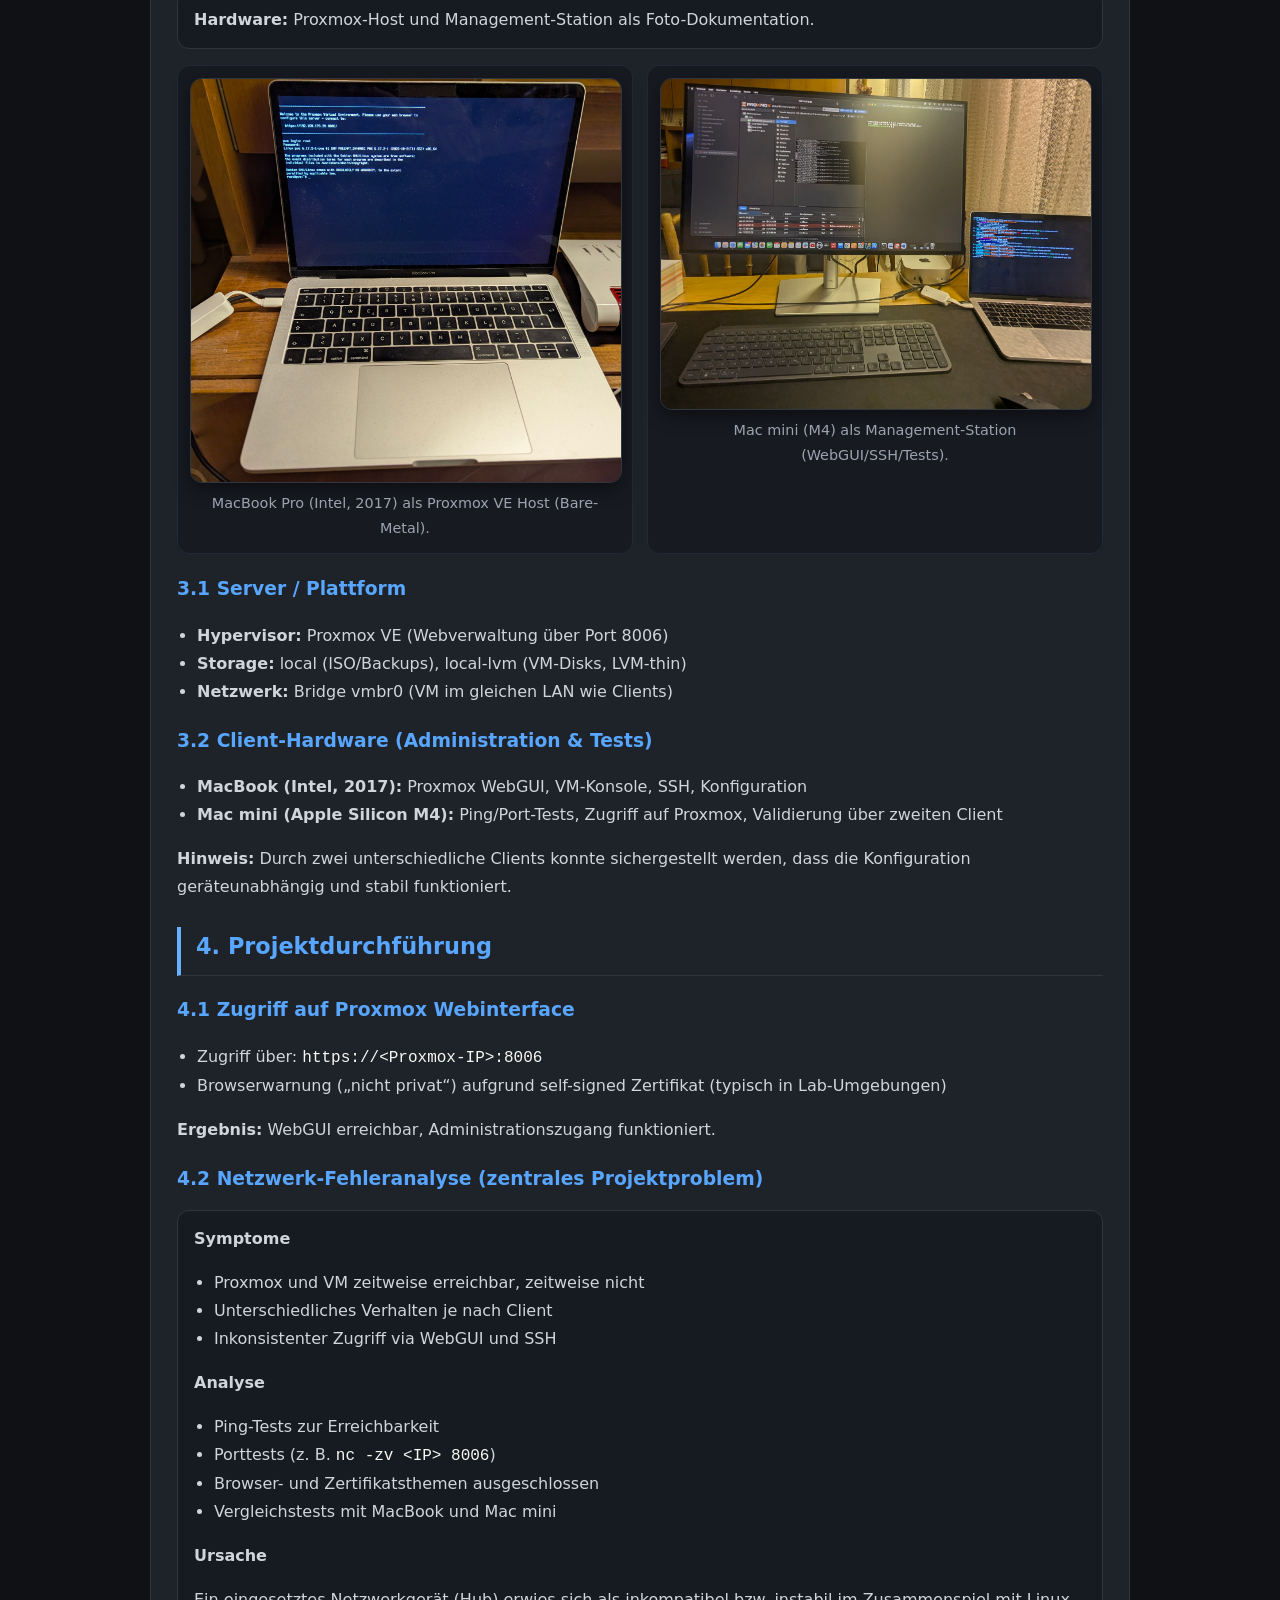
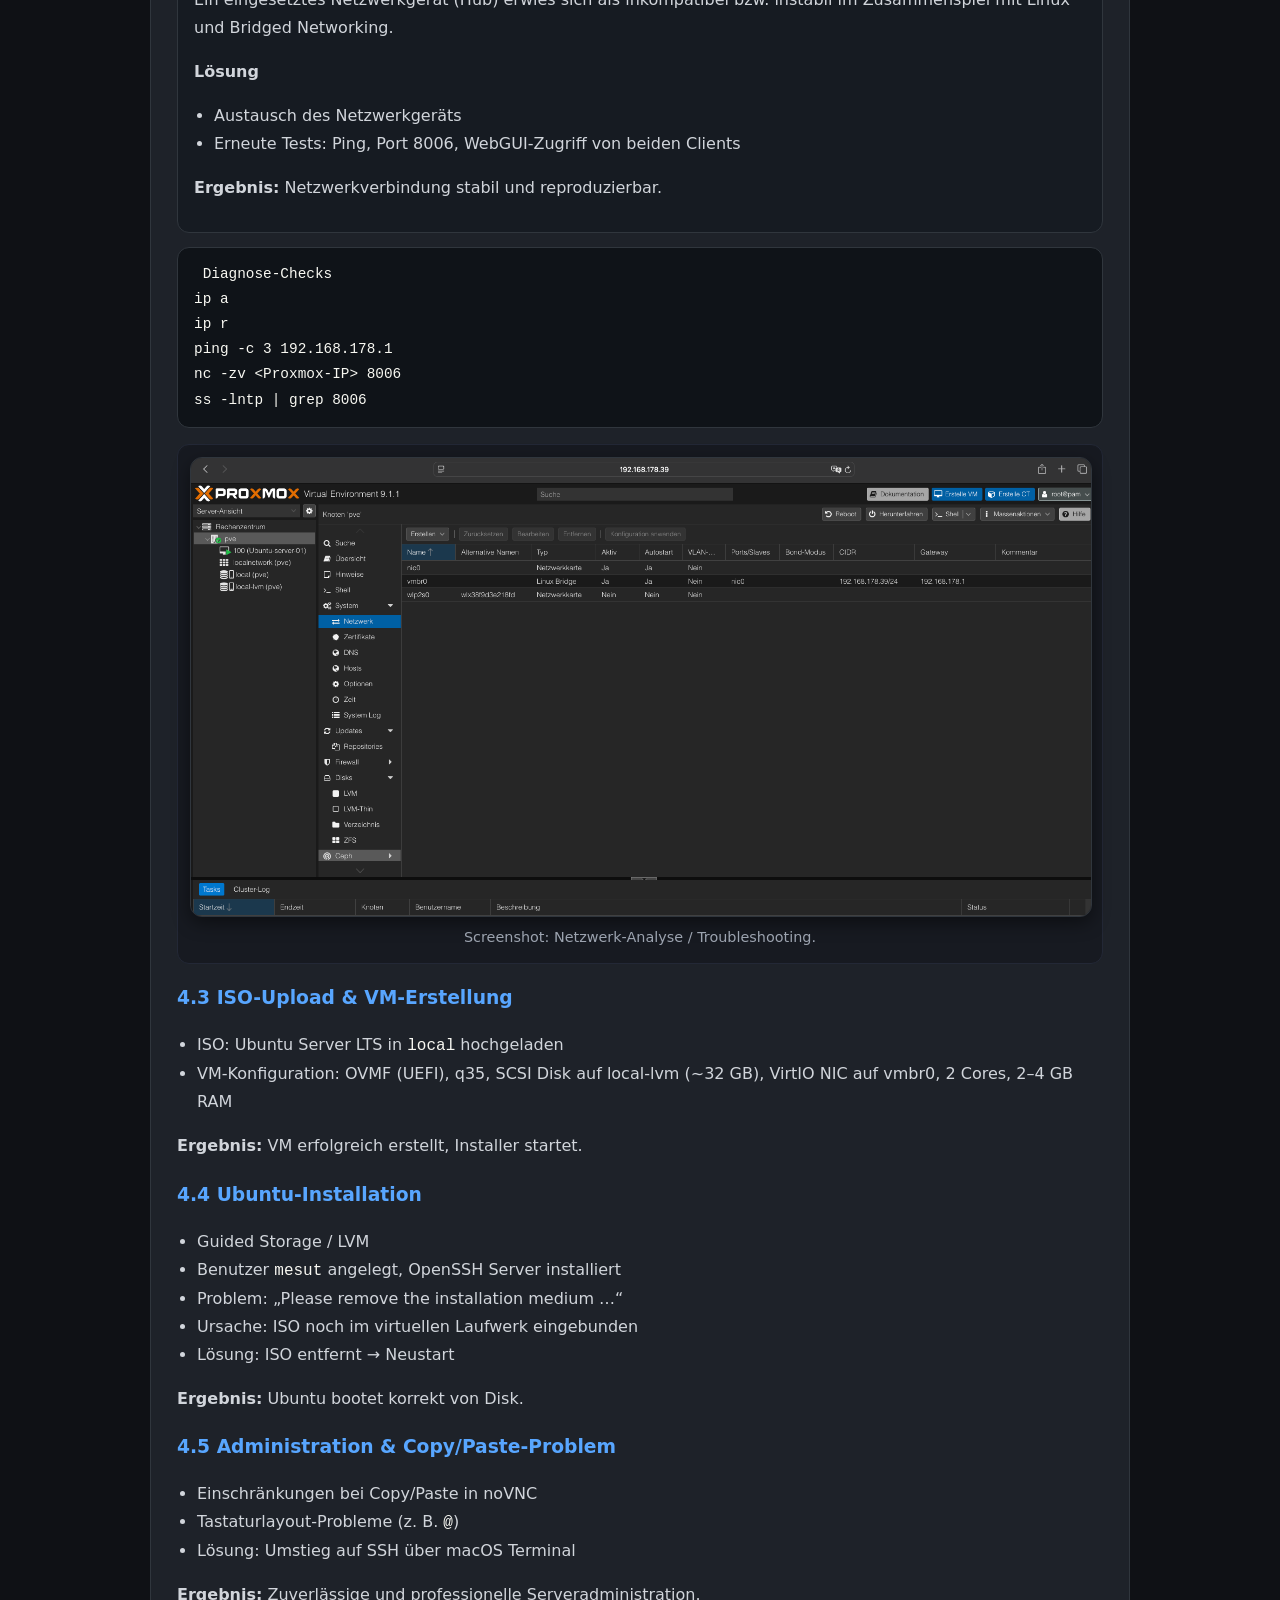
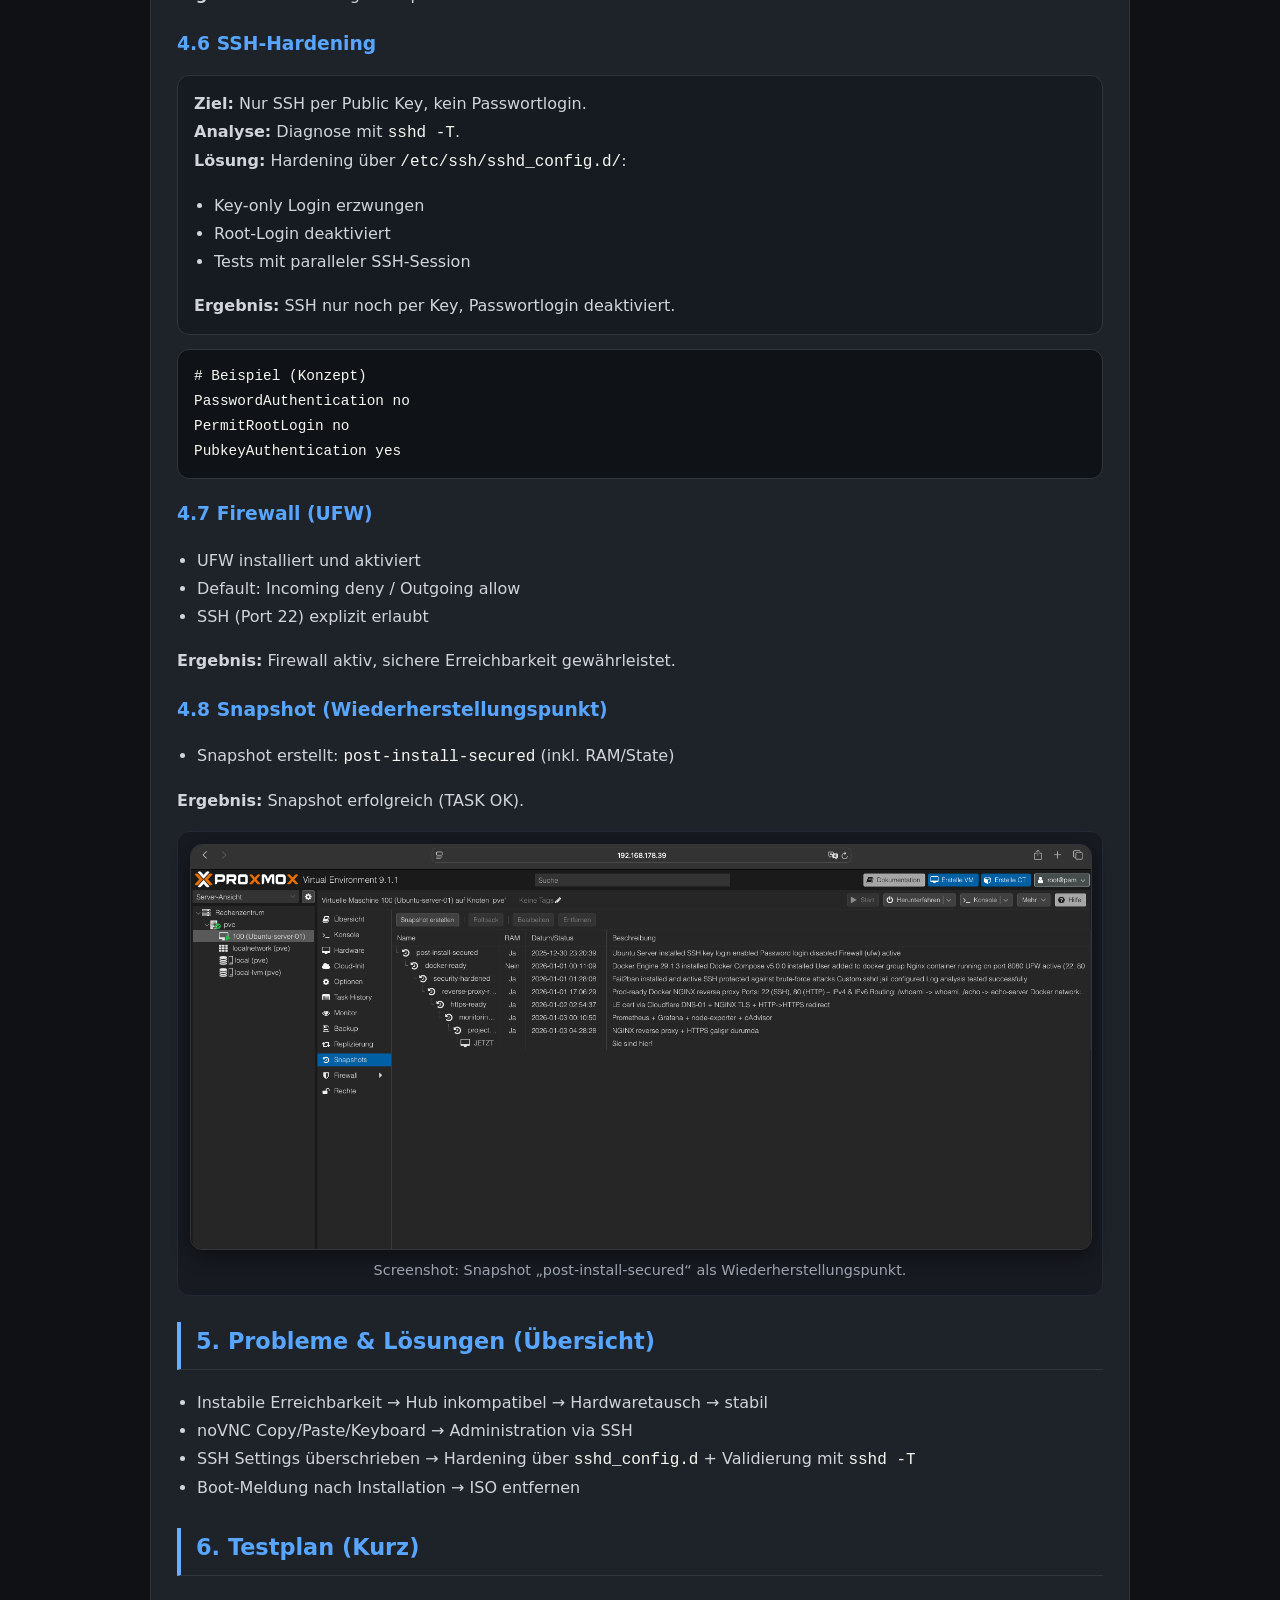
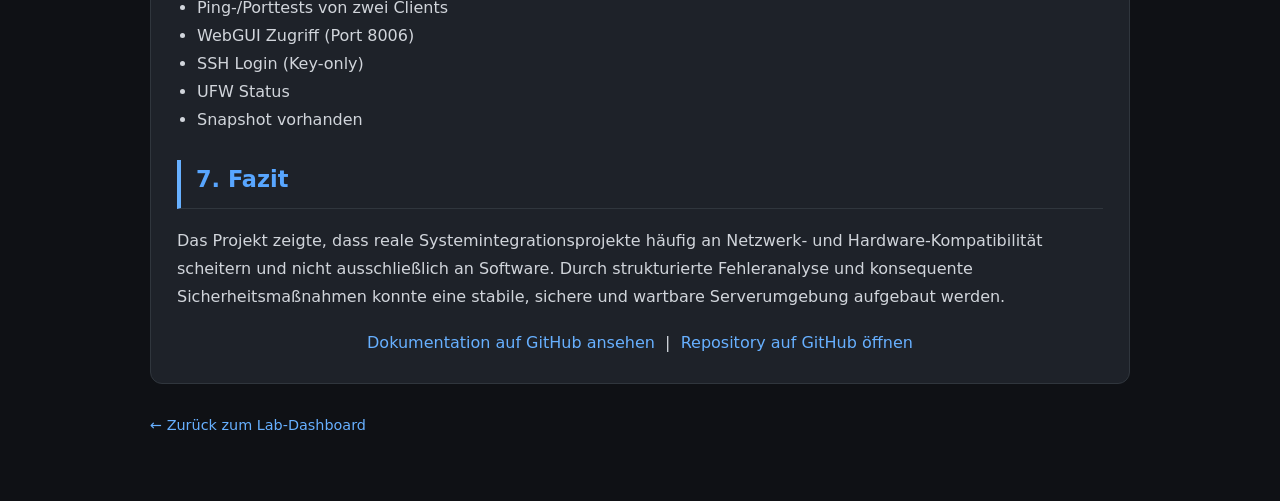
<file: docs/proxmox/index.html>
<!DOCTYPE html>
<html lang="de">
<head>
  <meta charset="UTF-8" />
  <meta name="viewport" content="width=device-width, initial-scale=1.0" />
  <title>Dokumentation – Proxmox VE</title>
  <link rel="stylesheet" href="../../assets/css/style.css" />
  <style>
    .doc{max-width:980px;margin:0 auto;}
    .card{
      background:#1e2229;border:1px solid #30363d;border-radius:12px;
      padding:26px;color:#d1d5db;line-height:1.75;
    }
    h1,h2{color:#58a6ff;margin-top:0}
    h2{border-bottom:1px solid #30363d;padding-bottom:8px;margin-top:26px}
    .meta{display:grid;grid-template-columns:1fr 1fr;gap:10px 18px;margin:12px 0 18px;color:#9ca3af}
    .meta strong{color:#d1d5db}
    .pill{display:inline-block;border:1px solid #30363d;border-radius:999px;padding:4px 10px;margin:0 8px 8px 0;font-size:.85em;background:#161b22}
    .callout{background:#161b22;border:1px solid #30363d;border-radius:12px;padding:14px 16px;margin:14px 0}
    ul{padding-left:20px}
    ol{padding-left:22px}
    pre{
      background:#0f1318;border:1px solid #30363d;border-radius:12px;
      padding:14px 16px;overflow-x:auto;margin:12px 0;color:#d1d5db
    }
    code{font-family:SFMono-Regular,Consolas,"Liberation Mono",Menlo,monospace}
    .imgwrap{margin:16px 0;text-align:center}
    .imgwrap img{
      width:100%;border-radius:12px;border:1px solid #30363d;
      box-shadow:0 6px 18px rgba(0,0,0,.45)
    }
    .caption{margin-top:8px;font-size:.9em;color:#9ca3af}
    .backlink{display:inline-block;margin-bottom:14px}
    .footer{margin-top:18px;text-align:center}
    .grid-2{
  display:grid;
  grid-template-columns:1fr 1fr;
  gap:14px;
  margin:16px 0;
}
@media (max-width: 820px){
  .grid-2{ grid-template-columns:1fr; }
}

  </style>
</head>

<body>
  <div class="container doc">
    <a href="/" class="backlink">← Zurück zum Lab-Dashboard</a>

    <div class="card">
      <h1>Proxmox VE – Installation, Netzwerk-Fehleranalyse, Ubuntu-Server-VM & Hardening</h1>

      <div style="margin-top:10px;">
        <span class="pill">Proxmox VE</span>
        <span class="pill">Systemintegration</span>
        <span class="pill">Server- & Netzwerkadministration</span>
        <span class="pill">Ubuntu Server</span>
        <span class="pill">SSH Hardening</span>
        <span class="pill">UFW</span>
        <span class="pill">Snapshots</span>
      </div>

      <div class="meta">
        <div><strong>Projektart:</strong> Systemintegration / Server- & Netzwerkadministration</div>
        <div><strong>Durchgeführt von:</strong> Mesut Sirtikara</div>
        <div><strong>Zeitraum:</strong> 30.12.2025 – 02.01.2026</div>
        <div><strong>Ausbildungsberuf:</strong> Fachinformatiker für Systemintegration (Umschulung)</div>
        <div><strong>Projektumfeld:</strong> Virtualisierungs- & Serverumgebung (Lab / Heimnetz)</div>
        <div><strong>Proxmox Web-GUI:</strong> Port 8006</div>
      </div>

      <div class="callout">
        <strong>Kurzfazit:</strong> Aufbau einer stabilen Proxmox-Umgebung inkl. reproduzierbarer Netzwerk-Stabilisierung,
        Ubuntu-Server-VM, konsequentem SSH-Hardening und Wiederherstellungsstrategie via Snapshot.
      </div>

      <h2>1. Projektziel</h2>
      <p>
        Ziel des Projekts war der Aufbau einer stabilen Virtualisierungsumgebung mit Proxmox VE sowie die Bereitstellung
        eines Ubuntu Server als virtuelle Maschine inklusive sicherer Administration und Wiederherstellungsstrategie.
      </p>
      <p>Der Ubuntu-Server sollte:</p>
      <ul>
        <li>stabil im LAN erreichbar sein (Web/SSH),</li>
        <li>per SSH administrierbar sein,</li>
        <li>sicher gehärtet werden (Key-only SSH, Root-Login deaktiviert, Firewall),</li>
        <li>durch einen Snapshot als „sauberer Referenzstand“ abgesichert werden.</li>
      </ul>

      <h2>2. Ist- / Soll-Zustand</h2>
      <div class="callout">
        <strong>Ist-Zustand</strong>
        <ul>
          <li>Keine vorhandene Virtualisierungsplattform</li>
          <li>Kein zentraler Server im Netzwerk</li>
          <li>Keine sichere Remote-Administration</li>
          <li>Netzwerkumgebung mit instabiler Hardware (Hub)</li>
          <li>Keine Wiederherstellungsstrategie</li>
        </ul>
        <strong>Soll-Zustand</strong>
        <ul>
          <li>Proxmox VE als stabile Virtualisierungsplattform</li>
          <li>Ubuntu Server als virtuelle Maschine</li>
          <li>Sichere Administration per SSH (Key-only)</li>
          <li>Firewall zur Minimierung der Angriffsfläche</li>
          <li>Snapshot als Wiederherstellungspunkt</li>
          <li>Stabile Netzwerkkommunikation im LAN</li>
        </ul>
      </div>

      <h2>3. Projektumgebung</h2>
<div class="callout">
  <strong>Hardware:</strong> Proxmox-Host und Management-Station als Foto-Dokumentation.
</div>

<div class="grid-2">
  <div class="imgwrap" style="margin:0;">
    <img src="/assets/img/projects/proxmox/macbook-proxmox-host.jpg" alt="MacBook Pro 2017 – Proxmox Host" />
    <div class="caption">MacBook Pro (Intel, 2017) als Proxmox VE Host (Bare-Metal).</div>
  </div>

  <div class="imgwrap" style="margin:0;">
    <img src="/assets/img/projects/proxmox/macmini-m4-admin.jpg" alt="Mac mini M4 – Management Desktop" />
    <div class="caption">Mac mini (M4) als Management-Station (WebGUI/SSH/Tests).</div>
  </div>
</div>

      <h3 style="color:#58a6ff;margin-bottom:6px;">3.1 Server / Plattform</h3>
      <ul>
        <li><strong>Hypervisor:</strong> Proxmox VE (Webverwaltung über Port 8006)</li>
        <li><strong>Storage:</strong> local (ISO/Backups), local-lvm (VM-Disks, LVM-thin)</li>
        <li><strong>Netzwerk:</strong> Bridge vmbr0 (VM im gleichen LAN wie Clients)</li>
      </ul>

      <h3 style="color:#58a6ff;margin-bottom:6px;">3.2 Client-Hardware (Administration & Tests)</h3>
      <ul>
        <li><strong>MacBook (Intel, 2017):</strong> Proxmox WebGUI, VM-Konsole, SSH, Konfiguration</li>
        <li><strong>Mac mini (Apple Silicon M4):</strong> Ping/Port-Tests, Zugriff auf Proxmox, Validierung über zweiten Client</li>
      </ul>
      <p><strong>Hinweis:</strong> Durch zwei unterschiedliche Clients konnte sichergestellt werden, dass die Konfiguration geräteunabhängig und stabil funktioniert.</p>

      <h2>4. Projektdurchführung</h2>

      <h3 style="color:#58a6ff;margin-bottom:6px;">4.1 Zugriff auf Proxmox Webinterface</h3>
      <ul>
        <li>Zugriff über: <code>https://&lt;Proxmox-IP&gt;:8006</code></li>
        <li>Browserwarnung („nicht privat“) aufgrund self-signed Zertifikat (typisch in Lab-Umgebungen)</li>
      </ul>
      <p><strong>Ergebnis:</strong> WebGUI erreichbar, Administrationszugang funktioniert.</p>

      <h3 style="color:#58a6ff;margin-bottom:6px;">4.2 Netzwerk-Fehleranalyse (zentrales Projektproblem)</h3>
      <div class="callout">
        <strong>Symptome</strong>
        <ul>
          <li>Proxmox und VM zeitweise erreichbar, zeitweise nicht</li>
          <li>Unterschiedliches Verhalten je nach Client</li>
          <li>Inkonsistenter Zugriff via WebGUI und SSH</li>
        </ul>
        <strong>Analyse</strong>
        <ul>
          <li>Ping-Tests zur Erreichbarkeit</li>
          <li>Porttests (z. B. <code>nc -zv &lt;IP&gt; 8006</code>)</li>
          <li>Browser- und Zertifikatsthemen ausgeschlossen</li>
          <li>Vergleichstests mit MacBook und Mac mini</li>
        </ul>
        <strong>Ursache</strong>
        <p>Ein eingesetztes Netzwerkgerät (Hub) erwies sich als inkompatibel bzw. instabil im Zusammenspiel mit Linux und Bridged Networking.</p>
        <strong>Lösung</strong>
        <ul>
          <li>Austausch des Netzwerkgeräts</li>
          <li>Erneute Tests: Ping, Port 8006, WebGUI-Zugriff von beiden Clients</li>
        </ul>
        <p><strong>Ergebnis:</strong> Netzwerkverbindung stabil und reproduzierbar.</p>
      </div>

      <pre><code> Diagnose-Checks
ip a
ip r
ping -c 3 192.168.178.1
nc -zv &lt;Proxmox-IP&gt; 8006
ss -lntp | grep 8006
</code></pre>

      <div class="imgwrap">
        <img src="/assets/img/02_netzwerk.png" alt="Netzwerk-Analyse" />
        <div class="caption">Screenshot: Netzwerk-Analyse / Troubleshooting.</div>
      </div>

      <h3 style="color:#58a6ff;margin-bottom:6px;">4.3 ISO-Upload & VM-Erstellung</h3>
      <ul>
        <li>ISO: Ubuntu Server LTS in <code>local</code> hochgeladen</li>
        <li>VM-Konfiguration: OVMF (UEFI), q35, SCSI Disk auf local-lvm (~32 GB), VirtIO NIC auf vmbr0, 2 Cores, 2–4 GB RAM</li>
      </ul>
      <p><strong>Ergebnis:</strong> VM erfolgreich erstellt, Installer startet.</p>

      <h3 style="color:#58a6ff;margin-bottom:6px;">4.4 Ubuntu-Installation</h3>
      <ul>
        <li>Guided Storage / LVM</li>
        <li>Benutzer <code>mesut</code> angelegt, OpenSSH Server installiert</li>
        <li>Problem: „Please remove the installation medium …“</li>
        <li>Ursache: ISO noch im virtuellen Laufwerk eingebunden</li>
        <li>Lösung: ISO entfernt → Neustart</li>
      </ul>
      <p><strong>Ergebnis:</strong> Ubuntu bootet korrekt von Disk.</p>

      <h3 style="color:#58a6ff;margin-bottom:6px;">4.5 Administration & Copy/Paste-Problem</h3>
      <ul>
        <li>Einschränkungen bei Copy/Paste in noVNC</li>
        <li>Tastaturlayout-Probleme (z. B. <code>@</code>)</li>
        <li>Lösung: Umstieg auf SSH über macOS Terminal</li>
      </ul>
      <p><strong>Ergebnis:</strong> Zuverlässige und professionelle Serveradministration.</p>

      <h3 style="color:#58a6ff;margin-bottom:6px;">4.6 SSH-Hardening</h3>
      <div class="callout">
        <strong>Ziel:</strong> Nur SSH per Public Key, kein Passwortlogin.<br/>
        <strong>Analyse:</strong> Diagnose mit <code>sshd -T</code>.<br/>
        <strong>Lösung:</strong> Hardening über <code>/etc/ssh/sshd_config.d/</code>:
        <ul>
          <li>Key-only Login erzwungen</li>
          <li>Root-Login deaktiviert</li>
          <li>Tests mit paralleler SSH-Session</li>
        </ul>
        <strong>Ergebnis:</strong> SSH nur noch per Key, Passwortlogin deaktiviert.
      </div>

      <pre><code># Beispiel (Konzept)
PasswordAuthentication no
PermitRootLogin no
PubkeyAuthentication yes
</code></pre>

      <h3 style="color:#58a6ff;margin-bottom:6px;">4.7 Firewall (UFW)</h3>
      <ul>
        <li>UFW installiert und aktiviert</li>
        <li>Default: Incoming deny / Outgoing allow</li>
        <li>SSH (Port 22) explizit erlaubt</li>
      </ul>
      <p><strong>Ergebnis:</strong> Firewall aktiv, sichere Erreichbarkeit gewährleistet.</p>

      <h3 style="color:#58a6ff;margin-bottom:6px;">4.8 Snapshot (Wiederherstellungspunkt)</h3>
      <ul>
        <li>Snapshot erstellt: <code>post-install-secured</code> (inkl. RAM/State)</li>
      </ul>
      <p><strong>Ergebnis:</strong> Snapshot erfolgreich (TASK OK).</p>

      <div class="imgwrap">
        <img src="/assets/img/03-snapshots.png" alt="Snapshots / Restore" />
        <div class="caption">Screenshot: Snapshot „post-install-secured“ als Wiederherstellungspunkt.</div>
      </div>

      <h2>5. Probleme & Lösungen (Übersicht)</h2>
      <ul>
        <li>Instabile Erreichbarkeit → Hub inkompatibel → Hardwaretausch → stabil</li>
        <li>noVNC Copy/Paste/Keyboard → Administration via SSH</li>
        <li>SSH Settings überschrieben → Hardening über <code>sshd_config.d</code> + Validierung mit <code>sshd -T</code></li>
        <li>Boot-Meldung nach Installation → ISO entfernen</li>
      </ul>

      <h2>6. Testplan (Kurz)</h2>
      <ul>
        <li>Ping-/Porttests von zwei Clients</li>
        <li>WebGUI Zugriff (Port 8006)</li>
        <li>SSH Login (Key-only)</li>
        <li>UFW Status</li>
        <li>Snapshot vorhanden</li>
      </ul>

      <h2>7. Fazit</h2>
      <p>
        Das Projekt zeigte, dass reale Systemintegrationsprojekte häufig an Netzwerk- und Hardware-Kompatibilität scheitern
        und nicht ausschließlich an Software. Durch strukturierte Fehleranalyse und konsequente Sicherheitsmaßnahmen konnte
        eine stabile, sichere und wartbare Serverumgebung aufgebaut werden.
      </p>

      <div class="footer">
        <a href="https://github.com/alpbeta/homelab-portfolio/blob/main/docs/PROJECT_A_PROXMOX.md">Dokumentation auf GitHub ansehen</a>
            &nbsp;|&nbsp;
            <a href="https://github.com/alpbeta/homelab-portfolio">Repository auf GitHub öffnen</a>
      </div>
    </div>
  <div style="margin-top:28px;">
  <a href="/" class="backlink">← Zurück zum Lab-Dashboard</a>
</div>

</div>
</body>
</html>
</file>
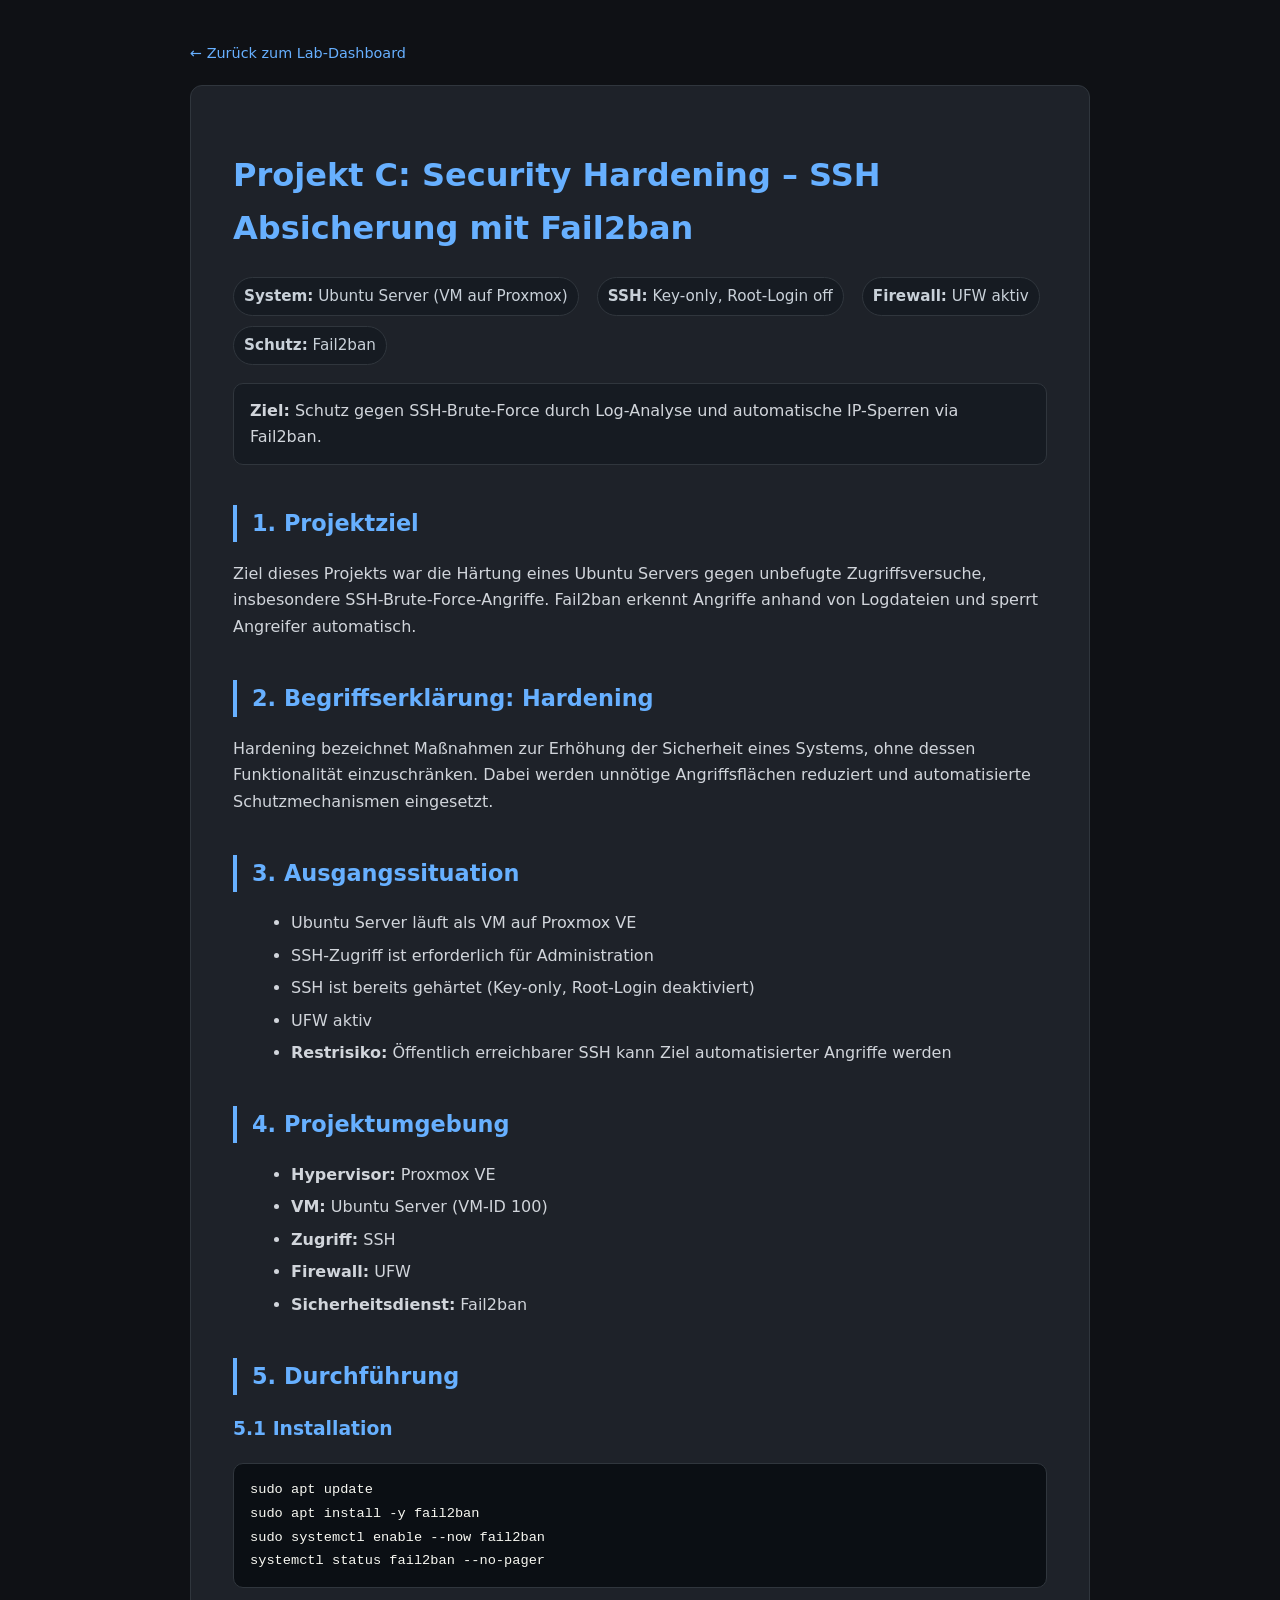
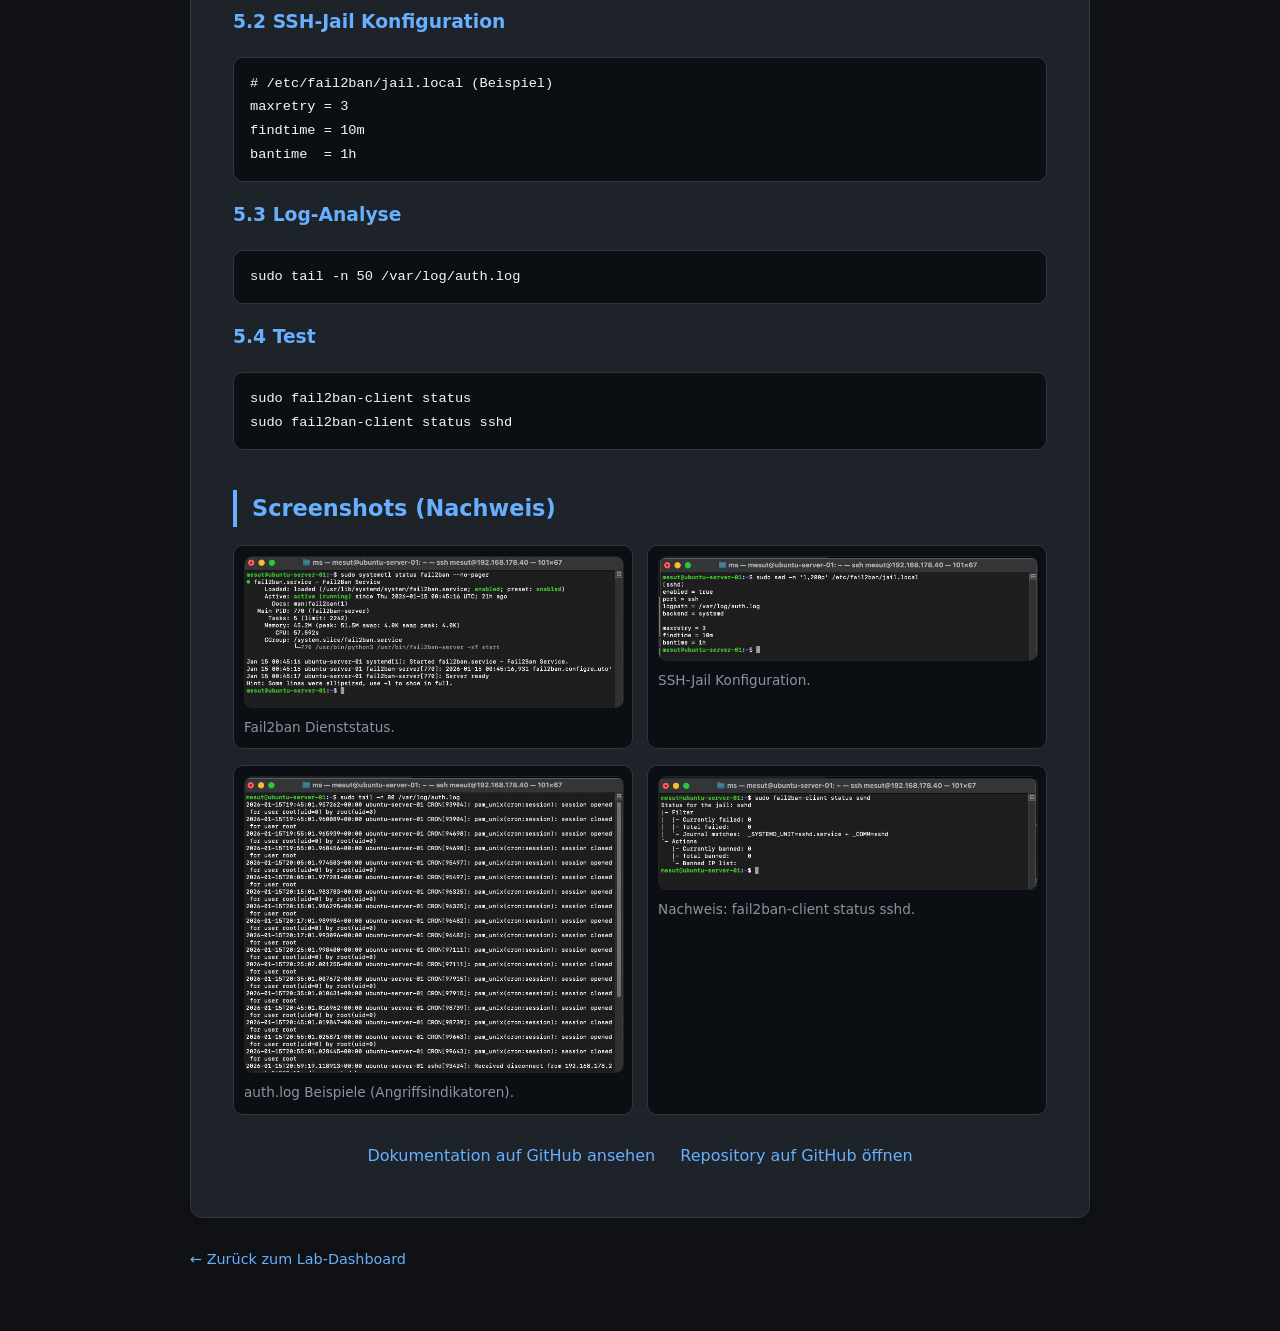
<file: docs/security/index.html>
<!DOCTYPE html>
<html lang="de">
<head>
  <meta charset="UTF-8" />
  <meta name="viewport" content="width=device-width, initial-scale=1.0"/>
  <title>Dokumentation – SSH Hardening & Fail2ban</title>
  <link rel="stylesheet" href="../../assets/css/style.css">
  <style>
    .doc{background:#1e2229;padding:42px;border-radius:12px;line-height:1.65;color:#d1d5db;border:1px solid #30363d}
    .doc h1,.doc h2,.doc h3{color:var(--accent-blue)!important}
    .meta{display:flex;flex-wrap:wrap;gap:10px 18px;margin:10px 0 18px;color:#c9d1d9;font-size:.95em}
    .meta span{background:#161b22;border:1px solid #30363d;border-radius:999px;padding:6px 10px}
    .callout{background:#161b22;border:1px solid #30363d;border-radius:10px;padding:14px 16px;margin:14px 0 18px}
    ul{margin:10px 0 0 18px}
    li{margin:6px 0}
    pre{background:#0b0f14;border:1px solid #30363d;border-radius:10px;padding:14px 16px;overflow-x:auto;margin:12px 0}
    code{font-family:ui-monospace,SFMono-Regular,Menlo,Consolas,monospace;font-size:.95em}
    .grid-2{display:grid;grid-template-columns:1fr 1fr;gap:14px;margin:16px 0}
    @media (max-width: 820px){.grid-2{grid-template-columns:1fr}}
    .imgwrap{background:#0b0f14;border:1px solid #30363d;border-radius:10px;padding:10px}
    .imgwrap img{width:100%;border-radius:8px}
    .caption{font-size:.85em;color:#8b949e;margin-top:8px}
    .links{margin-top:22px;text-align:center}
    .links a{display:inline-block;margin:6px 10px}
  </style>
</head>
<body>
  <div class="container">
    <a href="../../index.html" class="backlink">← Zurück zum Lab-Dashboard</a>
    <div class="doc">
      <h1>Projekt C: Security Hardening – SSH Absicherung mit Fail2ban</h1>

      <div class="meta">
        <span><strong>System:</strong> Ubuntu Server (VM auf Proxmox)</span>
        <span><strong>SSH:</strong> Key-only, Root-Login off</span>
        <span><strong>Firewall:</strong> UFW aktiv</span>
        <span><strong>Schutz:</strong> Fail2ban</span>
      </div>

      <div class="callout">
        <strong>Ziel:</strong> Schutz gegen SSH-Brute-Force durch Log-Analyse und automatische IP-Sperren via Fail2ban.
      </div>

      <h2>1. Projektziel</h2>
      <p>Ziel dieses Projekts war die Härtung eines Ubuntu Servers gegen unbefugte Zugriffsversuche, insbesondere SSH-Brute-Force-Angriffe. Fail2ban erkennt Angriffe anhand von Logdateien und sperrt Angreifer automatisch.</p>

      <h2>2. Begriffserklärung: Hardening</h2>
      <p>Hardening bezeichnet Maßnahmen zur Erhöhung der Sicherheit eines Systems, ohne dessen Funktionalität einzuschränken. Dabei werden unnötige Angriffsflächen reduziert und automatisierte Schutzmechanismen eingesetzt.</p>

      <h2>3. Ausgangssituation</h2>
      <ul>
        <li>Ubuntu Server läuft als VM auf Proxmox VE</li>
        <li>SSH-Zugriff ist erforderlich für Administration</li>
        <li>SSH ist bereits gehärtet (Key-only, Root-Login deaktiviert)</li>
        <li>UFW aktiv</li>
        <li><strong>Restrisiko:</strong> Öffentlich erreichbarer SSH kann Ziel automatisierter Angriffe werden</li>
      </ul>

      <h2>4. Projektumgebung</h2>
      <ul>
        <li><strong>Hypervisor:</strong> Proxmox VE</li>
        <li><strong>VM:</strong> Ubuntu Server (VM-ID 100)</li>
        <li><strong>Zugriff:</strong> SSH</li>
        <li><strong>Firewall:</strong> UFW</li>
        <li><strong>Sicherheitsdienst:</strong> Fail2ban</li>
      </ul>

      <h2>5. Durchführung</h2>
      <h3>5.1 Installation</h3>
      <pre><code>sudo apt update
sudo apt install -y fail2ban
sudo systemctl enable --now fail2ban
systemctl status fail2ban --no-pager</code></pre>

      <h3>5.2 SSH-Jail Konfiguration</h3>
      <pre><code># /etc/fail2ban/jail.local (Beispiel)
maxretry = 3
findtime = 10m
bantime  = 1h</code></pre>

      <h3>5.3 Log-Analyse</h3>
      <pre><code>sudo tail -n 50 /var/log/auth.log</code></pre>

      <h3>5.4 Test</h3>
      <pre><code>sudo fail2ban-client status
sudo fail2ban-client status sshd</code></pre>

      <h2>Screenshots (Nachweis)</h2>
      <div class="grid-2">
        <div class="imgwrap">
          <img src="/assets/img/projects/security/fail2ban-service.png?v=2?v=2" alt="Fail2ban Service Status" />
          <div class="caption">Fail2ban Dienststatus.</div>
        </div>
        <div class="imgwrap">
          <img src="/assets/img/projects/security/jail-local.png?v=2?v=2" alt="jail.local Konfiguration" />
          <div class="caption">SSH-Jail Konfiguration.</div>
        </div>
      </div>
      <div class="grid-2">
        <div class="imgwrap">
          <img src="/assets/img/projects/security/auth-log.png?v=2?v=2" alt="auth.log Beispiele" />
          <div class="caption">auth.log Beispiele (Angriffsindikatoren).</div>
        </div>
        <div class="imgwrap">
          <img src="/assets/img/projects/security/fail2ban-sshd-status.png?v=2?v=2" alt="Fail2ban sshd Status" />
          <div class="caption">Nachweis: fail2ban-client status sshd.</div>
        </div>
      </div>

      <div class="links">
        <a href="https://github.com/alpbeta/homelab-portfolio/blob/main/docs/PROJECT_C_SSH_FAIL2BAN.md">Dokumentation auf GitHub ansehen</a>
        <a href="https://github.com/alpbeta/homelab-portfolio">Repository auf GitHub öffnen</a>
      </div>
    </div>
  <div style="margin-top:28px;">
  <a href="/" class="backlink">← Zurück zum Lab-Dashboard</a>
</div>

</div>
</body>
</html>
</file>
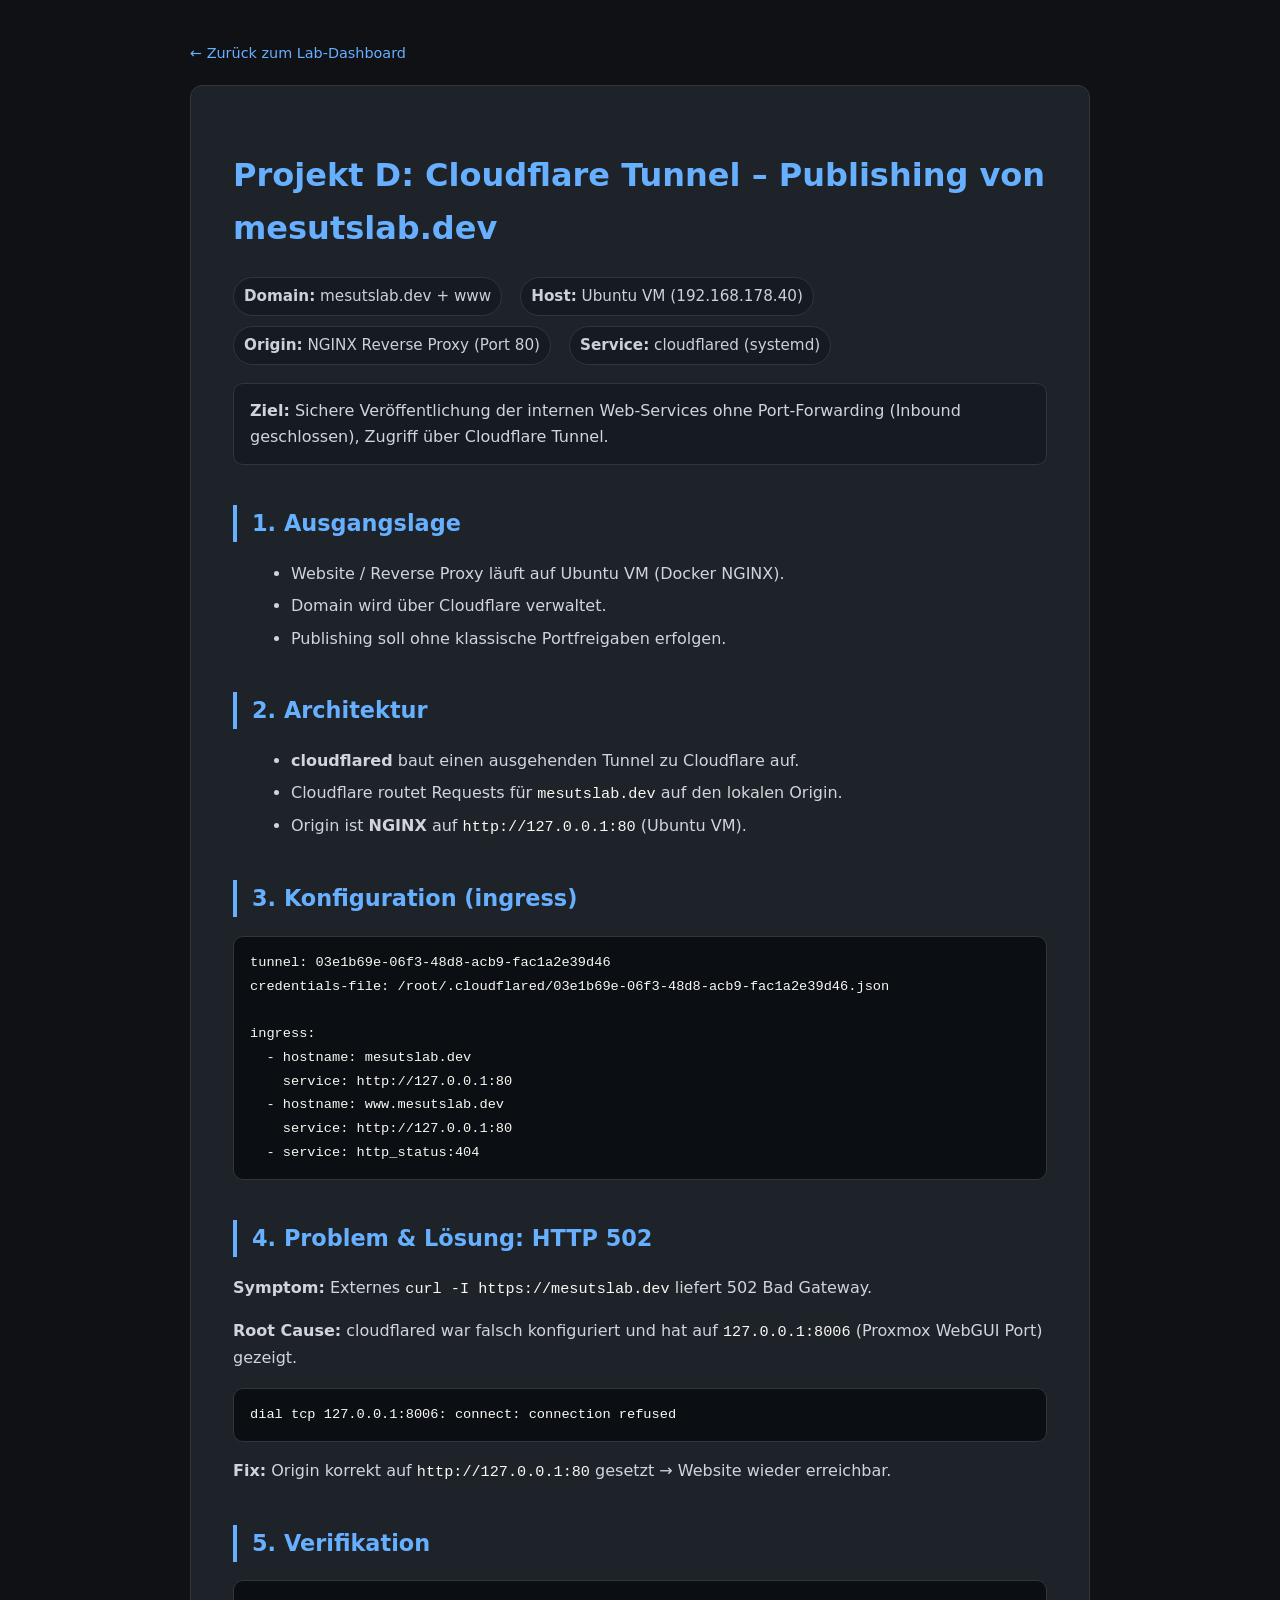
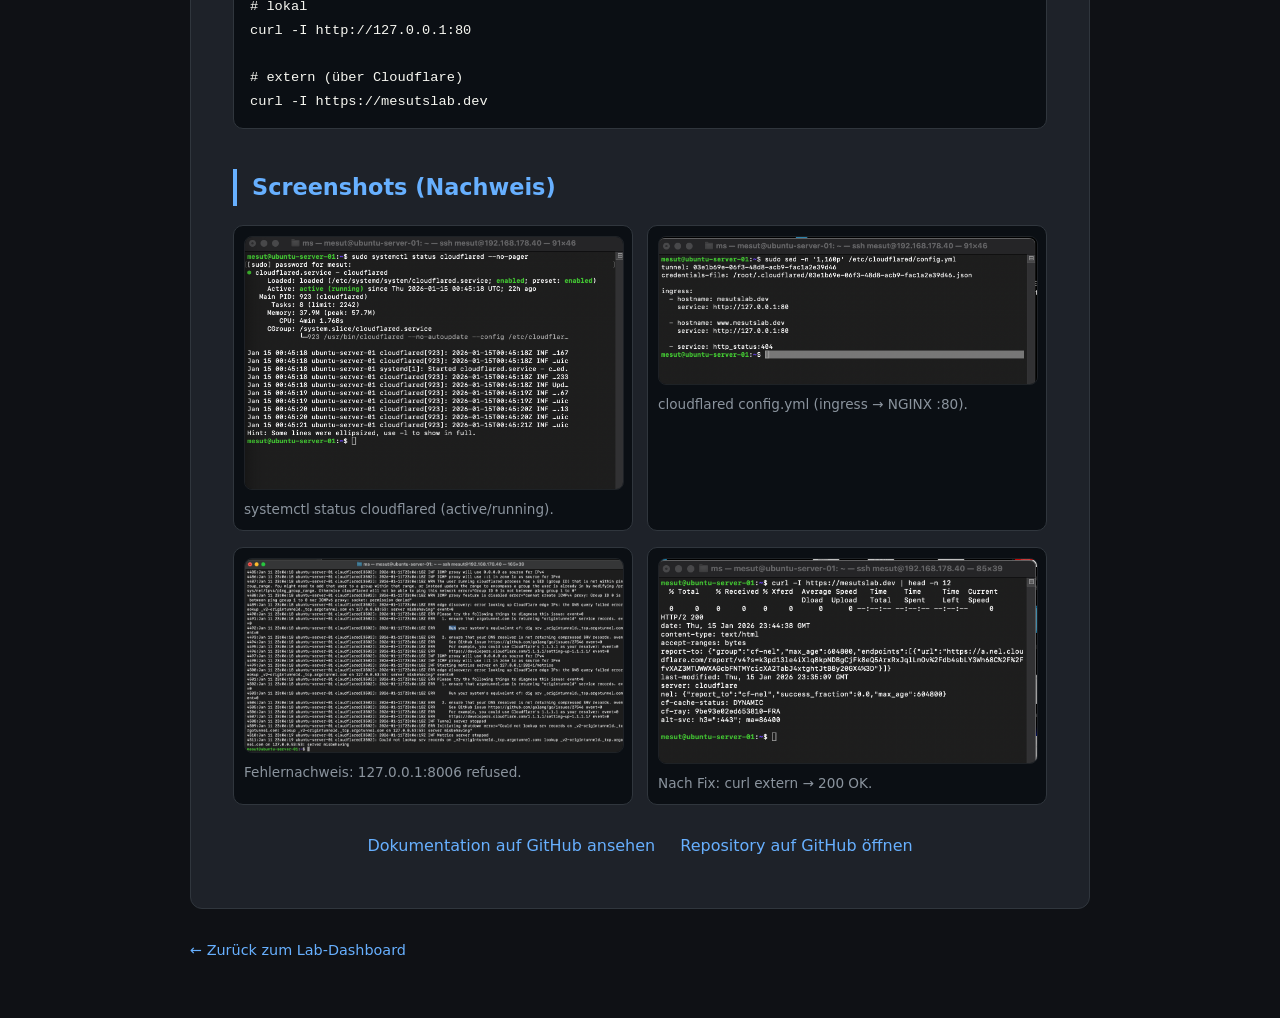
<file: docs/tunnel/index.html>
<!DOCTYPE html>
<html lang="de">
<head>
  <meta charset="UTF-8" />
  <meta name="viewport" content="width=device-width, initial-scale=1.0"/>
  <title>Dokumentation – Cloudflare Tunnel (Publishing)</title>
  <link rel="stylesheet" href="../../assets/css/style.css">
  <style>
    .doc{background:#1e2229;padding:42px;border-radius:12px;line-height:1.65;color:#d1d5db;border:1px solid #30363d}
    .doc h1,.doc h2,.doc h3,.doc h4{color:var(--accent-blue)!important}
    .meta{display:flex;flex-wrap:wrap;gap:10px 18px;margin:10px 0 18px;color:#c9d1d9;font-size:.95em}
    .meta span{background:#161b22;border:1px solid #30363d;border-radius:999px;padding:6px 10px}
    .callout{background:#161b22;border:1px solid #30363d;border-radius:10px;padding:14px 16px;margin:14px 0 18px}
    ul{margin:10px 0 0 18px}
    li{margin:6px 0}
    pre{background:#0b0f14;border:1px solid #30363d;border-radius:10px;padding:14px 16px;overflow-x:auto;margin:12px 0}
    code{font-family:ui-monospace,SFMono-Regular,Menlo,Consolas,monospace;font-size:.95em}
    .grid-2{display:grid;grid-template-columns:1fr 1fr;gap:14px;margin:16px 0}
    @media (max-width: 820px){.grid-2{grid-template-columns:1fr}}
    .imgwrap{background:#0b0f14;border:1px solid #30363d;border-radius:10px;padding:10px}
    .imgwrap img{width:100%;border-radius:8px}
    .caption{font-size:.85em;color:#8b949e;margin-top:8px}
    .links{margin-top:22px;text-align:center}
    .links a{display:inline-block;margin:6px 10px}
  </style>
</head>
<body>
  <div class="container">
    <a href="../../index.html" class="backlink">← Zurück zum Lab-Dashboard</a>

    <div class="doc">
      <h1>Projekt D: Cloudflare Tunnel – Publishing von mesutslab.dev</h1>

      <div class="meta">
        <span><strong>Domain:</strong> mesutslab.dev + www</span>
        <span><strong>Host:</strong> Ubuntu VM (192.168.178.40)</span>
        <span><strong>Origin:</strong> NGINX Reverse Proxy (Port 80)</span>
        <span><strong>Service:</strong> cloudflared (systemd)</span>
      </div>

      <div class="callout">
        <strong>Ziel:</strong> Sichere Veröffentlichung der internen Web-Services ohne Port-Forwarding (Inbound geschlossen), Zugriff über Cloudflare Tunnel.
      </div>

      <h2>1. Ausgangslage</h2>
      <ul>
        <li>Website / Reverse Proxy läuft auf Ubuntu VM (Docker NGINX).</li>
        <li>Domain wird über Cloudflare verwaltet.</li>
        <li>Publishing soll ohne klassische Portfreigaben erfolgen.</li>
      </ul>

      <h2>2. Architektur</h2>
      <ul>
        <li><strong>cloudflared</strong> baut einen ausgehenden Tunnel zu Cloudflare auf.</li>
        <li>Cloudflare routet Requests für <code>mesutslab.dev</code> auf den lokalen Origin.</li>
        <li>Origin ist <strong>NGINX</strong> auf <code>http://127.0.0.1:80</code> (Ubuntu VM).</li>
      </ul>

      <h2>3. Konfiguration (ingress)</h2>
      <pre><code>tunnel: 03e1b69e-06f3-48d8-acb9-fac1a2e39d46
credentials-file: /root/.cloudflared/03e1b69e-06f3-48d8-acb9-fac1a2e39d46.json

ingress:
  - hostname: mesutslab.dev
    service: http://127.0.0.1:80
  - hostname: www.mesutslab.dev
    service: http://127.0.0.1:80
  - service: http_status:404</code></pre>

      <h2>4. Problem & Lösung: HTTP 502</h2>
      <p><strong>Symptom:</strong> Externes <code>curl -I https://mesutslab.dev</code> liefert 502 Bad Gateway.</p>
      <p><strong>Root Cause:</strong> cloudflared war falsch konfiguriert und hat auf <code>127.0.0.1:8006</code> (Proxmox WebGUI Port) gezeigt.</p>
      <pre><code>dial tcp 127.0.0.1:8006: connect: connection refused</code></pre>
      <p><strong>Fix:</strong> Origin korrekt auf <code>http://127.0.0.1:80</code> gesetzt → Website wieder erreichbar.</p>

      <h2>5. Verifikation</h2>
      <pre><code># lokal
curl -I http://127.0.0.1:80

# extern (über Cloudflare)
curl -I https://mesutslab.dev</code></pre>

      <h2>Screenshots (Nachweis)</h2>
      <div class="grid-2">
        <div class="imgwrap">
          <img src="/assets/img/projects/tunnel/cloudflared-status.png?v=2" alt="cloudflared systemd status" />
          <div class="caption">systemctl status cloudflared (active/running).</div>
        </div>
        <div class="imgwrap">
          <img src="/assets/img/projects/tunnel/config-yml.png?v=2" alt="cloudflared config.yml" />
          <div class="caption">cloudflared config.yml (ingress → NGINX :80).</div>
        </div>
      </div>
      <div class="grid-2">
        <div class="imgwrap">
          <img src="/assets/img/projects/tunnel/502-log.png?v=2" alt="502 root cause log" />
          <div class="caption">Fehlernachweis: 127.0.0.1:8006 refused.</div>
        </div>
        <div class="imgwrap">
          <img src="/assets/img/projects/tunnel/curl-external-200.png?v=2" alt="curl external 200" />
          <div class="caption">Nach Fix: curl extern → 200 OK.</div>
        </div>
      </div>

      <div class="links">
        <a href="https://github.com/alpbeta/homelab-portfolio/blob/main/docs/PROJECT_D_CLOUDFLARE_TUNNEL.md">Dokumentation auf GitHub ansehen</a>
        <a href="https://github.com/alpbeta/homelab-portfolio">Repository auf GitHub öffnen</a>
      </div>
    </div>
  <div style="margin-top:28px;">
  <a href="/" class="backlink">← Zurück zum Lab-Dashboard</a>
</div>

</div>
</body>
</html>
</file>
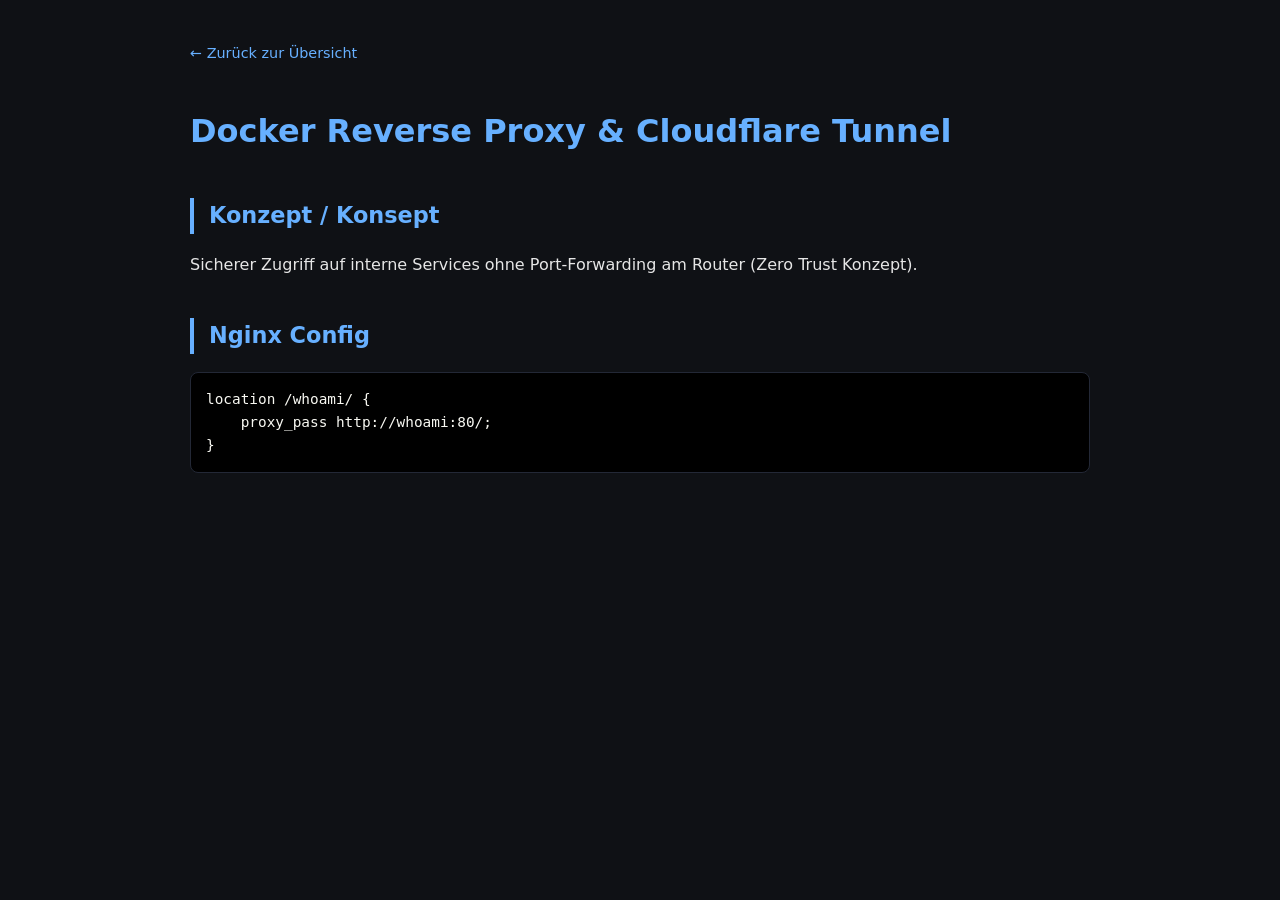
<file: projects/docker-nginx.html>
<!DOCTYPE html>
<html lang="de">
<head>
    <meta charset="UTF-8">
    <title>Docker & Nginx - Mesut's Lab</title>
    <link rel="stylesheet" href="../assets/css/style.css">
</head>
<body>
    <div class="container">
        <a href="../index.html" class="backlink">← Zurück zur Übersicht</a>
        <h1>Docker Reverse Proxy & Cloudflare Tunnel</h1>

        <section>
            <h2>Konzept / Konsept</h2>
            <p>Sicherer Zugriff auf interne Services ohne Port-Forwarding am Router (Zero Trust Konzept).</p>
        </section>



        <section>
            <h2>Nginx Config</h2>
            <pre><code>location /whoami/ {
    proxy_pass http://whoami:80/;
}</code></pre>
        </section>
    </div>
</body>
</html>
</file>
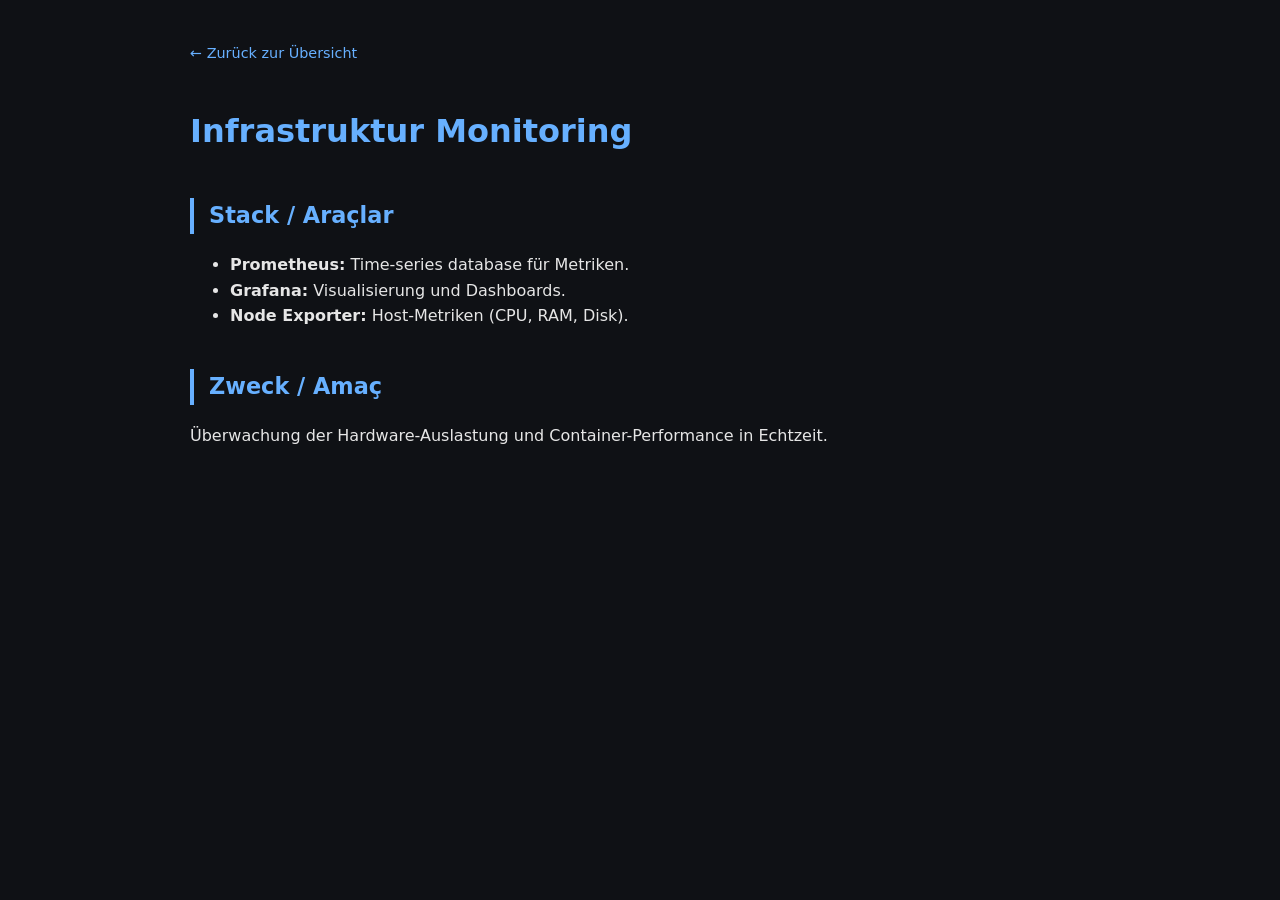
<file: projects/monitoring.html>
<!DOCTYPE html>
<html lang="de">
<head>
    <meta charset="UTF-8">
    <title>Monitoring - Mesut's Lab</title>
    <link rel="stylesheet" href="../assets/css/style.css">
</head>
<body>
    <div class="container">
        <a href="../index.html" class="backlink">← Zurück zur Übersicht</a>
        <h1>Infrastruktur Monitoring</h1>

        <section>
            <h2>Stack / Araçlar</h2>
            <ul>
                <li><strong>Prometheus:</strong> Time-series database für Metriken.</li>
                <li><strong>Grafana:</strong> Visualisierung und Dashboards.</li>
                <li><strong>Node Exporter:</strong> Host-Metriken (CPU, RAM, Disk).</li>
            </ul>
        </section>



        <section>
            <h2>Zweck / Amaç</h2>
            <p>Überwachung der Hardware-Auslastung und Container-Performance in Echtzeit.</p>
        </section>
    </div>
</body>
</html>
</file>
<file: assets/css/style.css>
:root {
    color-scheme: dark;
    --bg-color: #0f1115;
    --card-bg: #171a21;
    --border-color: #232836;
    --accent-blue: #67b0ff;
    --text-main: #e6e6e6;
    --text-dim: #b8b8b8;
}

body {
    margin: 0;
    font-family: 'Inter', system-ui, -apple-system, sans-serif;
    background: var(--bg-color);
    color: var(--text-main);
    line-height: 1.6;
}

.container { max-width: 900px; margin: 0 auto; padding: 40px 20px; }

header { border-bottom: 1px solid var(--border-color); padding-bottom: 20px; margin-bottom: 30px; }
header h1 { margin: 0; font-size: 2.2rem; color: #fff; }

.subtitle { color: var(--text-dim); margin-top: 8px; }

h2 { margin-top: 40px; font-size: 1.4rem; border-left: 4px solid var(--accent-blue); padding-left: 15px; }

/* Proje Kartları */
.project-card {
    background: var(--card-bg);
    border: 1px solid var(--border-color);
    padding: 24px;
    border-radius: 12px;
    margin-top: 20px;
    transition: transform 0.2s ease, border-color 0.2s ease;
}

.project-card:hover {
    transform: translateY(-4px);
    border-color: var(--accent-blue);
}

/* Teknoloji Etiketleri */
.tech-tag {
    display: inline-block;
    background: #1e2536;
    color: var(--accent-blue);
    padding: 2px 10px;
    border-radius: 6px;
    font-size: 0.85rem;
    margin-right: 8px;
    border: 1px solid rgba(103, 176, 255, 0.2);
}

/* Linkler */
a { color: var(--accent-blue); text-decoration: none; transition: 0.2s; }
a:hover { opacity: 0.8; text-decoration: underline; }

/* Kod Blokları (Udev rule vb. için) */
pre {
    background: #000;
    padding: 15px;
    border-radius: 8px;
    overflow-x: auto;
    border: 1px solid var(--border-color);
    font-family: 'Fira Code', monospace;
    font-size: 0.9rem;
}

code { color: #f8f8f2; }

.backlink { display: inline-block; margin-bottom: 20px; font-size: 0.9rem; }

/* ---- Portfolio Docs helpers ---- */
h1,h2,h3 { color: var(--accent-blue); }
h2 { border-left: 4px solid var(--accent-blue); padding-left: 15px; }

.grid-2{
  display:grid;
  grid-template-columns:1fr 1fr;
  gap:14px;
  margin:16px 0;
}
@media (max-width: 820px){
  .grid-2{ grid-template-columns:1fr; }
}

.imgwrap{
  background: var(--card-bg);
  border: 1px solid var(--border-color);
  border-radius: 12px;
  padding: 12px;
}
.imgwrap img{
  width:100%;
  height:auto;      /* kırpmasın */
  display:block;
  border-radius: 10px;
  border: 1px solid rgba(255,255,255,0.08);
}
.caption{
  color: var(--text-dim);
  font-size: 0.9rem;
  margin-top: 10px;
}
.btn{
  display:inline-block;
  background:#1e2536;
  border:1px solid rgba(103,176,255,0.25);
  padding:10px 14px;
  border-radius:10px;
}

/* Status-Badge für Projekte in Arbeit */
.status-tag {
    display: inline-block;
    background: rgba(240, 180, 60, 0.12);
    color: #f0b43c;
    padding: 2px 10px;
    border-radius: 6px;
    font-size: 0.85rem;
    margin-right: 8px;
    border: 1px solid rgba(240, 180, 60, 0.35);
}
</file>
